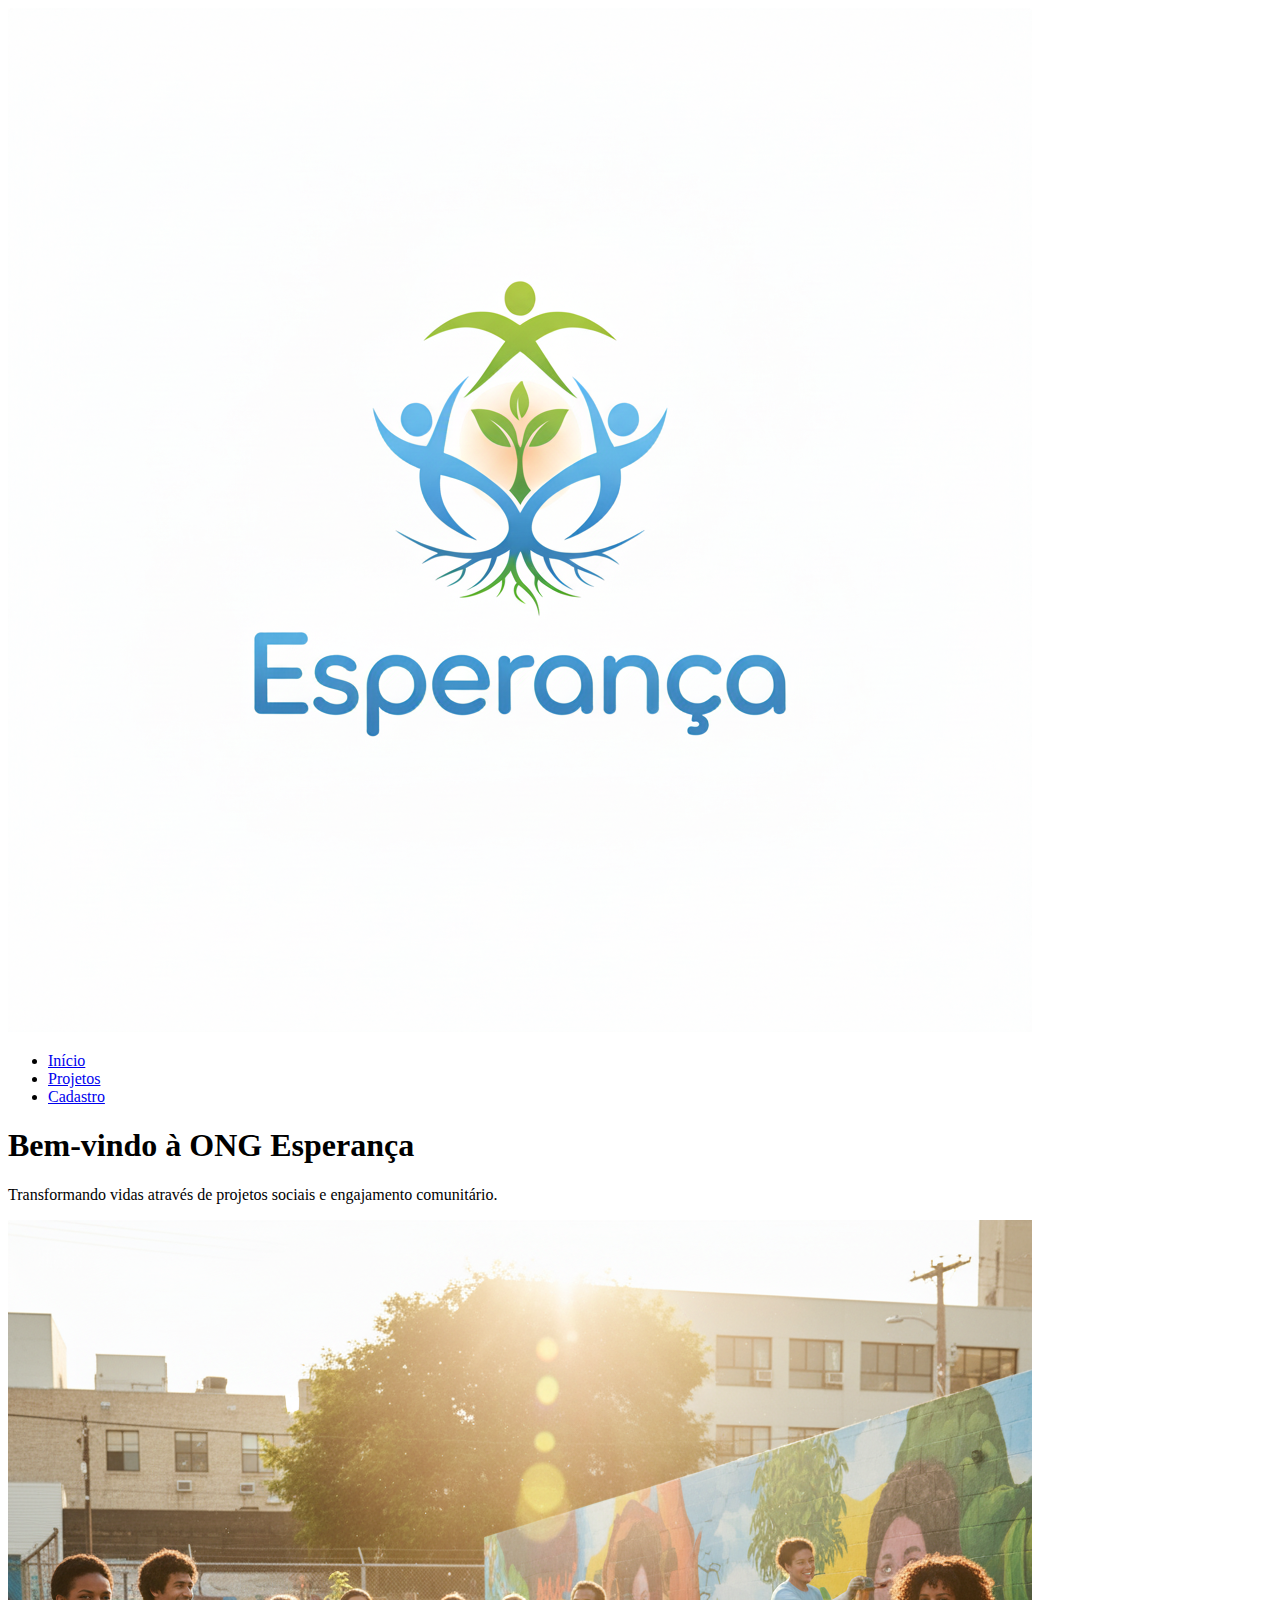
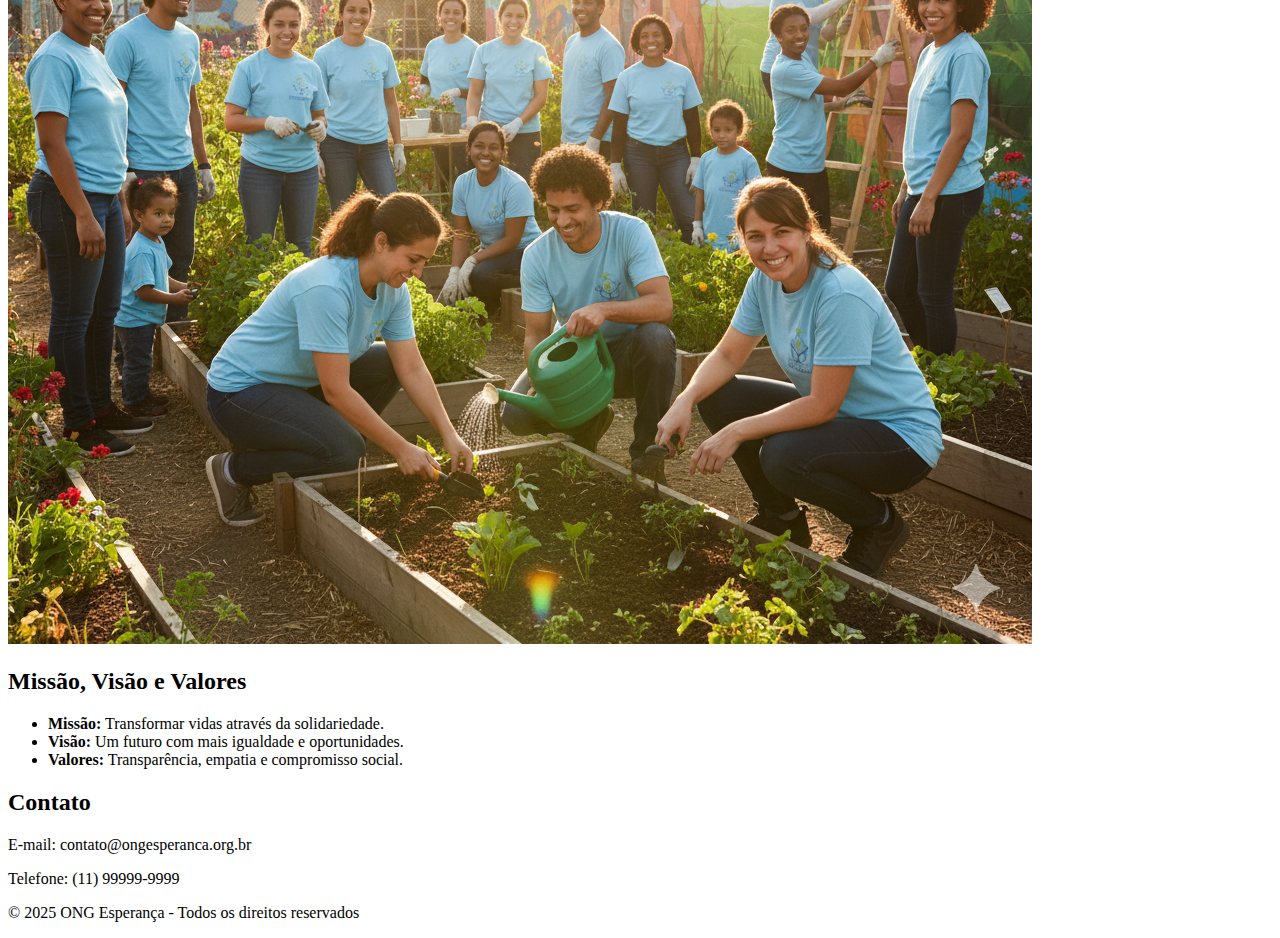
<file: Atividade 1/index.html>
<!DOCTYPE html>
<html lang="pt-BR">
<head>
  <meta charset="UTF-8">
  <meta name="viewport" content="width=device-width, initial-scale=1.0">
  <title>ONG Esperança</title>
</head>
<body>
  <header>
    <img src="img/logo.png" alt="Logo da ONG Esperança">
    <nav>
      <ul>
        <li><a href="index.html">Início</a></li>
        <li><a href="projetos.html">Projetos</a></li>
        <li><a href="cadastro.html">Cadastro</a></li>
      </ul>
    </nav>
  </header>

  <main>
    <section>
      <h1>Bem-vindo à ONG Esperança</h1>
      <p>Transformando vidas através de projetos sociais e engajamento comunitário.</p>
      <img src="img/voluntarios.png" alt="Voluntários em ação">
    </section>

    <section>
      <h2>Missão, Visão e Valores</h2>
      <ul>
        <li><strong>Missão:</strong> Transformar vidas através da solidariedade.</li>
        <li><strong>Visão:</strong> Um futuro com mais igualdade e oportunidades.</li>
        <li><strong>Valores:</strong> Transparência, empatia e compromisso social.</li>
      </ul>
    </section>

    <section>
      <h2>Contato</h2>
      <p>E-mail: contato@ongesperanca.org.br</p>
      <p>Telefone: (11) 99999-9999</p>
    </section>
  </main>

  <footer>
    <p>&copy; 2025 ONG Esperança - Todos os direitos reservados</p>
  </footer>
</body>
</html>
</file>
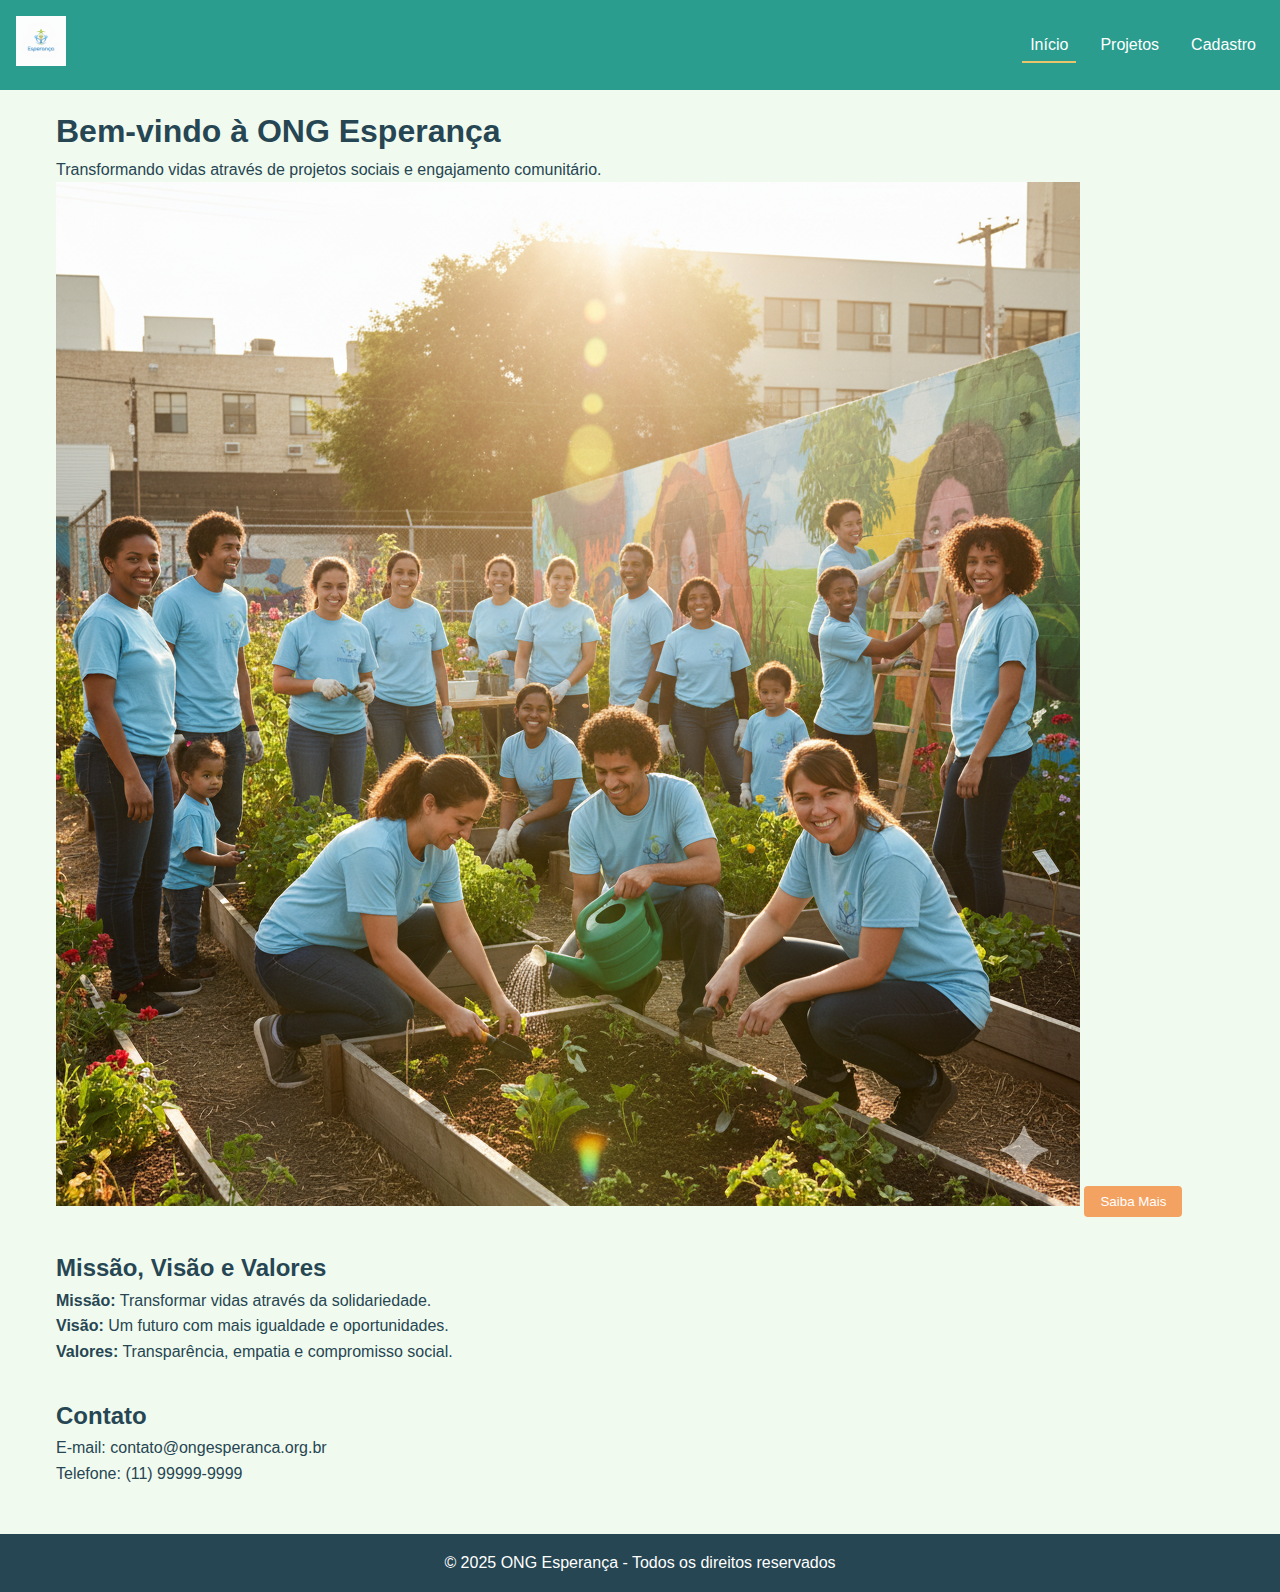
<file: Atividade 2/index.html>
<!DOCTYPE html>
<html lang="pt-BR">
<head>
  <meta charset="UTF-8">
  <meta name="viewport" content="width=device-width, initial-scale=1.0">
  <title>ONG Esperança</title>
  <link rel="stylesheet" href="css/base.css">
  <link rel="stylesheet" href="css/layout.css">
  <link rel="stylesheet" href="css/components.css">
  <link rel="stylesheet" href="css/forms.css">
</head>
<body>

<header>
  <div class="logo-container">
    <img src="img/logo.png" alt="Logo da ONG Esperança" class="logo">
  </div>

  <input type="checkbox" id="menu-toggle" />
  <label for="menu-toggle" class="hamburger">
    <span></span>
    <span></span>
    <span></span>
  </label>

  <nav>
    <ul class="menu">
      <li><a href="index.html" class="active">Início</a></li>
      <li><a href="projetos.html">Projetos</a></li>
      <li><a href="cadastro.html">Cadastro</a></li>
    </ul>
  </nav>
</header>

<main class="container">
  <section class="grid-12">
    <h1>Bem-vindo à ONG Esperança</h1>
    <p>Transformando vidas através de projetos sociais e engajamento comunitário.</p>
    <img src="img/voluntarios.png" alt="Voluntários em ação">
    <button>Saiba Mais</button>
  </section>

  <section class="grid-12">
    <h2>Missão, Visão e Valores</h2>
    <ul>
      <li><strong>Missão:</strong> Transformar vidas através da solidariedade.</li>
      <li><strong>Visão:</strong> Um futuro com mais igualdade e oportunidades.</li>
      <li><strong>Valores:</strong> Transparência, empatia e compromisso social.</li>
    </ul>
  </section>

  <section class="grid-12">
    <h2>Contato</h2>
    <p>E-mail: contato@ongesperanca.org.br</p>
    <p>Telefone: (11) 99999-9999</p>
  </section>
</main>

<footer>
  <p>&copy; 2025 ONG Esperança - Todos os direitos reservados</p>
</footer>

</body>
</html>
</file>
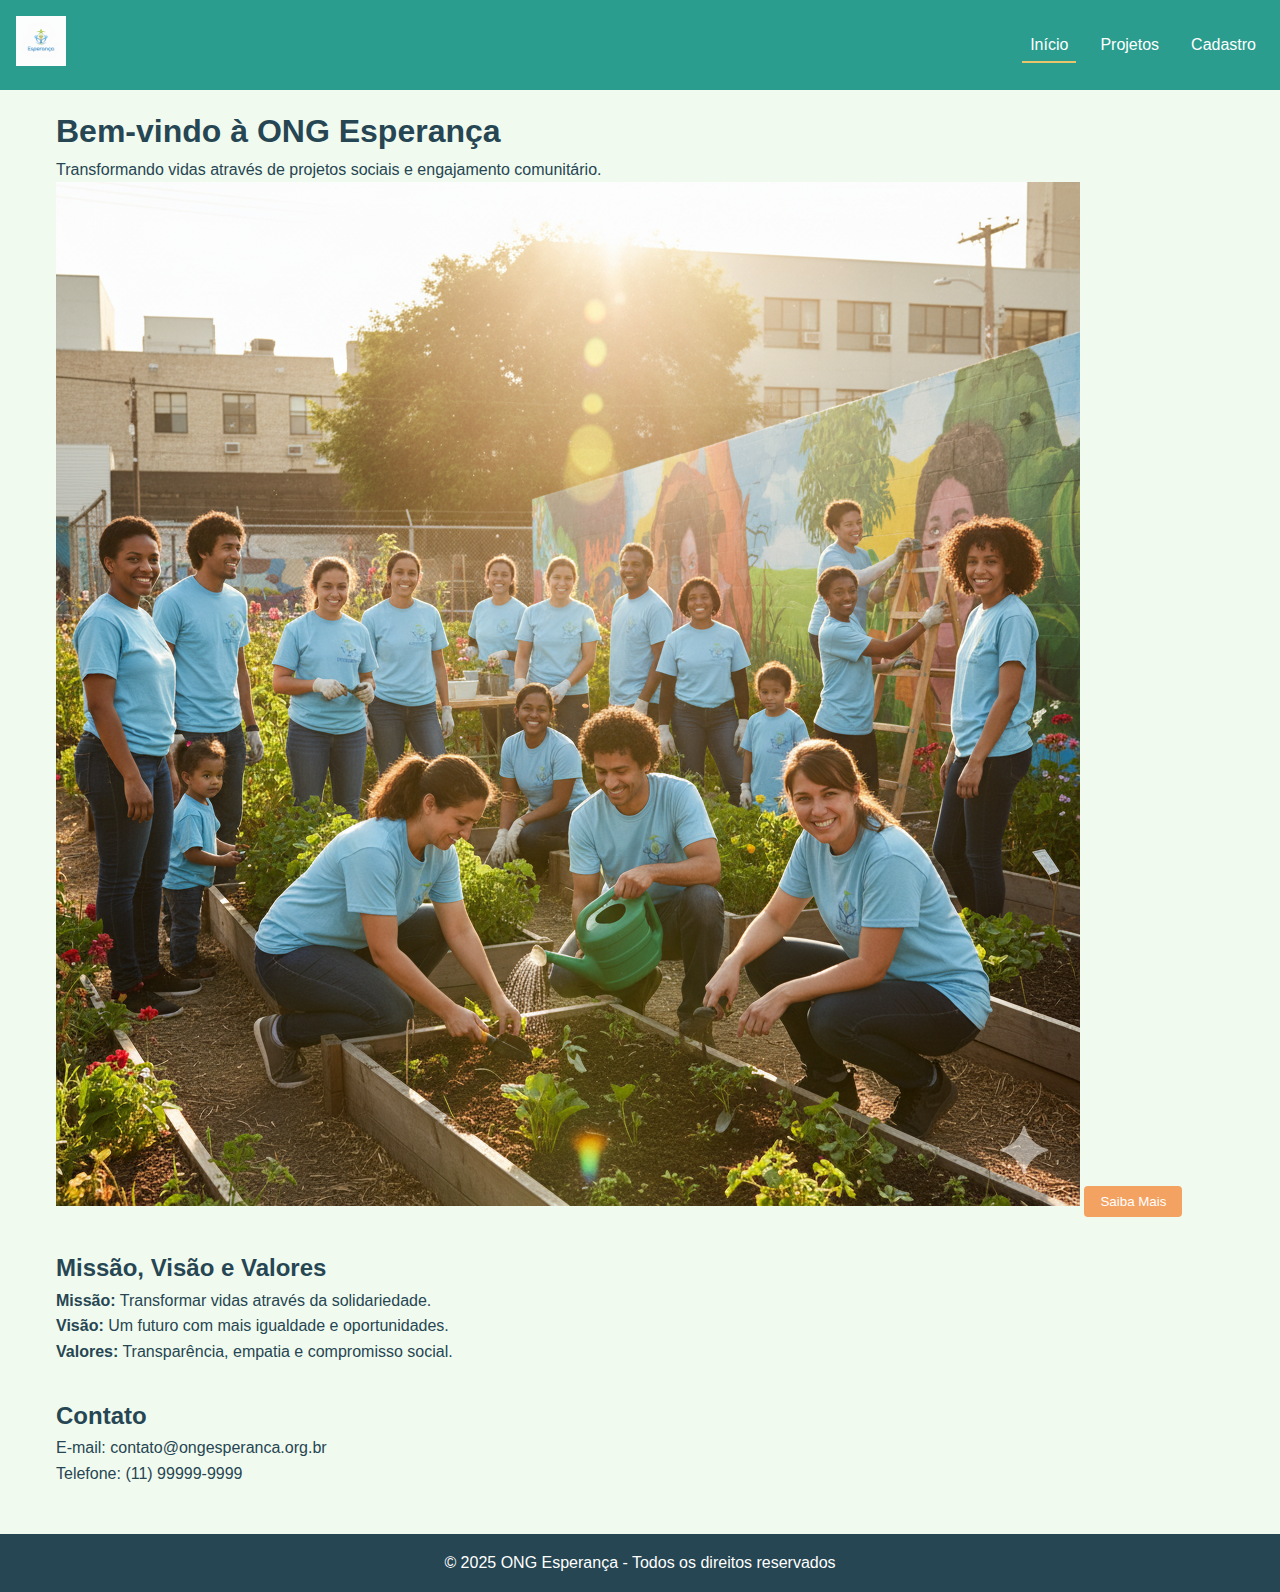
<file: Atividade 3/index.html>
<!DOCTYPE html>
<html lang="pt-BR">
<head>
  <meta charset="UTF-8">
  <meta name="viewport" content="width=device-width, initial-scale=1.0">
  <title>ONG Esperança</title>
  <link rel="stylesheet" href="css/base.css">
  <link rel="stylesheet" href="css/layout.css">
  <link rel="stylesheet" href="css/components.css">
  <link rel="stylesheet" href="css/forms.css">
</head>
<body>

<header>
  <div class="logo-container">
    <img src="img/logo.png" alt="Logo da ONG Esperança" class="logo">
  </div>

  <input type="checkbox" id="menu-toggle" />
  <label for="menu-toggle" class="hamburger">
    <span></span>
    <span></span>
    <span></span>
  </label>

  <nav>
    <ul class="menu">
      <li><a href="index.html" class="active">Início</a></li>
      <li><a href="projetos.html">Projetos</a></li>
      <li><a href="cadastro.html">Cadastro</a></li>
    </ul>
  </nav>
</header>

<main class="container">
  <section class="grid-12">
    <h1>Bem-vindo à ONG Esperança</h1>
    <p>Transformando vidas através de projetos sociais e engajamento comunitário.</p>
    <img src="img/voluntarios.png" alt="Voluntários em ação">
    <button>Saiba Mais</button>
  </section>

  <section class="grid-12">
    <h2>Missão, Visão e Valores</h2>
    <ul>
      <li><strong>Missão:</strong> Transformar vidas através da solidariedade.</li>
      <li><strong>Visão:</strong> Um futuro com mais igualdade e oportunidades.</li>
      <li><strong>Valores:</strong> Transparência, empatia e compromisso social.</li>
    </ul>
  </section>

  <section class="grid-12">
    <h2>Contato</h2>
    <p>E-mail: contato@ongesperanca.org.br</p>
    <p>Telefone: (11) 99999-9999</p>
  </section>
</main>

<footer>
  <p>&copy; 2025 ONG Esperança - Todos os direitos reservados</p>
</footer>

<script type="module" src="js/app.js"></script>
</body>
</html>
</file>
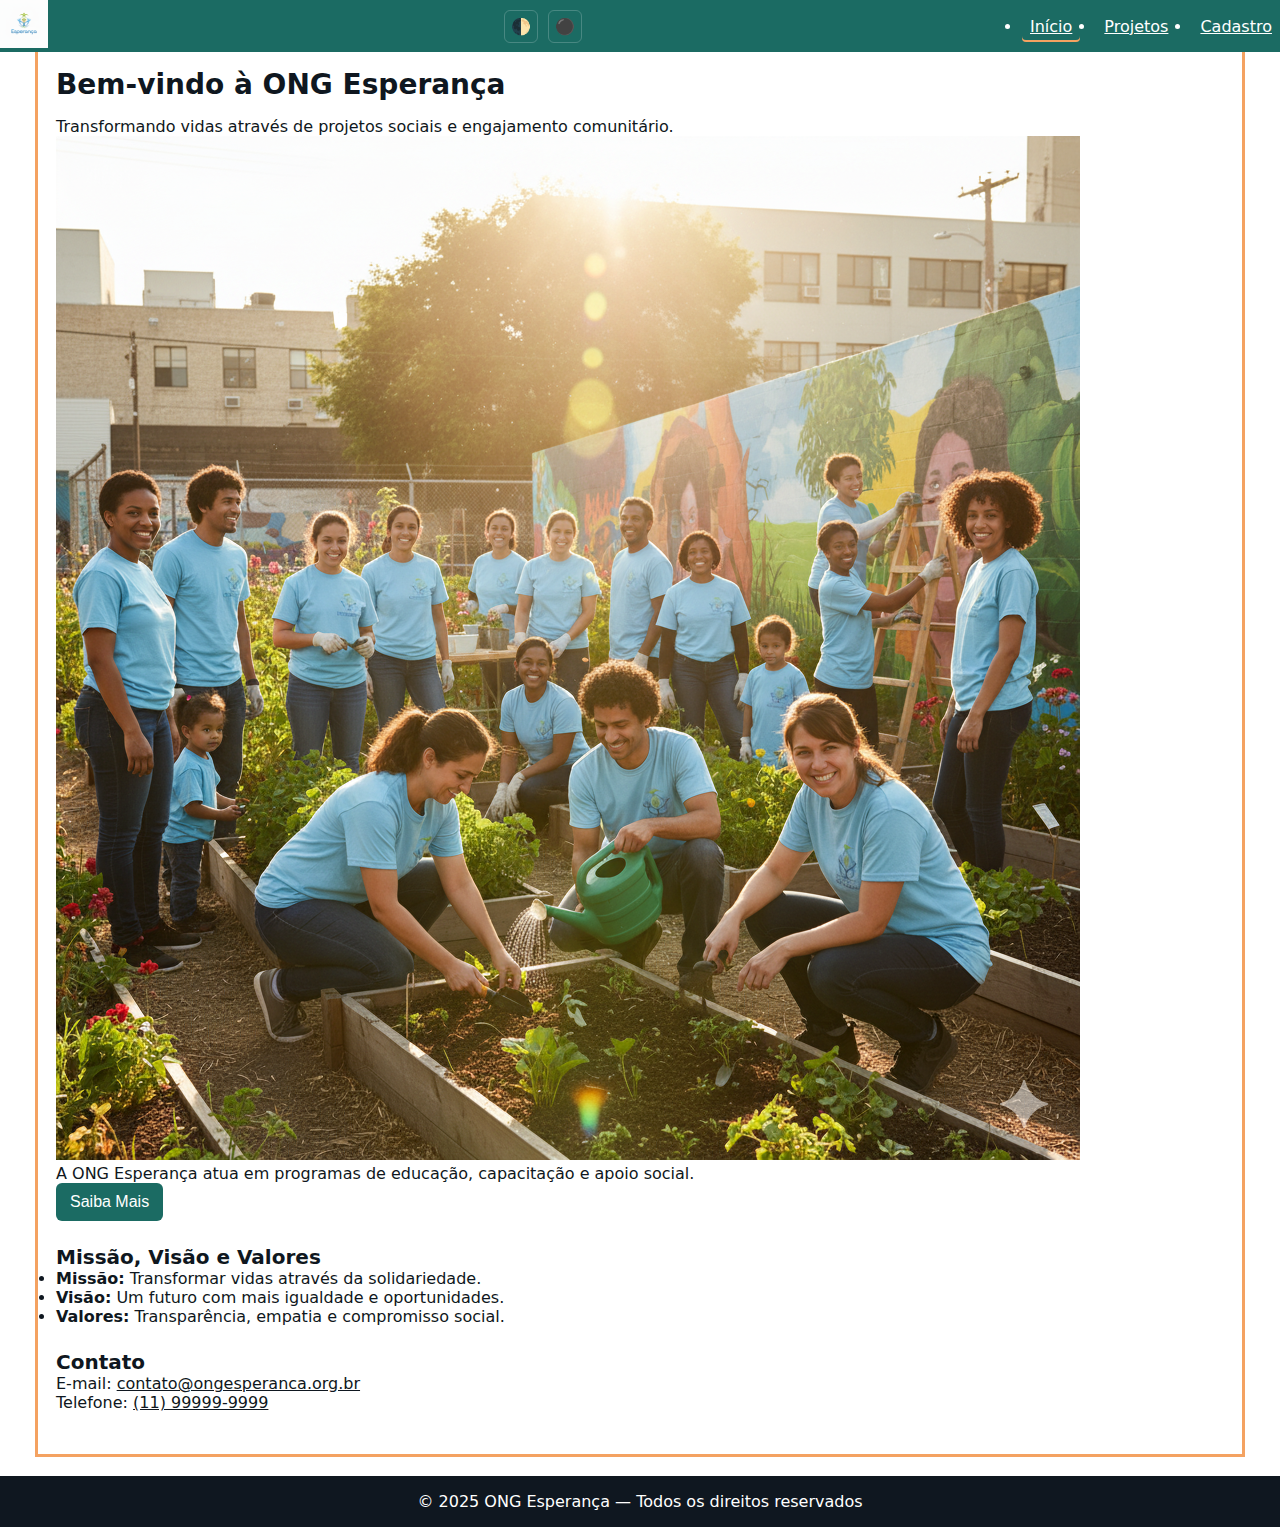
<file: Atividade 4/index.html>
<!DOCTYPE html>
<html lang="pt-BR">
<head>
  <meta charset="utf-8" />
  <meta name="viewport" content="width=device-width,initial-scale=1" />
  <title>ONG Esperança</title>

  <!-- CSS -->
  <link rel="stylesheet" href="css/base.css">
  <link rel="stylesheet" href="css/layout.css">
  <link rel="stylesheet" href="css/components.css">
  <link rel="stylesheet" href="css/forms.css">
</head>
<body>
  <a class="skip-link" href="#main-content">Pular para o conteúdo</a>

  <header>
    <div class="logo-container">
      <img src="img/logo.png" alt="Logo da ONG Esperança" class="logo">
    </div>

    <!-- Accessibility toggles -->
    <div class="access-controls" aria-hidden="false">
      <button id="toggle-dark" class="access-btn" aria-pressed="false" title="Ativar modo escuro">🌓</button>
      <button id="toggle-hc" class="access-btn" aria-pressed="false" title="Ativar alto contraste">⚫</button>
    </div>

    <!-- Menu (CSS-only hamburger) -->
    <input type="checkbox" id="menu-toggle" aria-hidden="true">
    <label for="menu-toggle" class="hamburger" role="button" aria-label="Abrir menu" tabindex="0">
      <span></span><span></span><span></span>
    </label>

    <nav role="navigation" aria-label="Menu principal">
      <ul class="menu" role="menubar">
        <li role="none"><a role="menuitem" href="index.html" class="active">Início</a></li>
        <li role="none"><a role="menuitem" href="projetos.html">Projetos</a></li>
        <li role="none"><a role="menuitem" href="cadastro.html">Cadastro</a></li>
      </ul>
    </nav>
  </header>

  <main id="main-content" class="container" tabindex="-1" aria-live="polite">
    <section class="grid-12">
      <h1>Bem-vindo à ONG Esperança</h1>
      <p>Transformando vidas através de projetos sociais e engajamento comunitário.</p>
      <img src="img/voluntarios.png" alt="Voluntários em ação distribuindo cestas básicas">
      <p>
        A ONG Esperança atua em programas de educação, capacitação e apoio social.
      </p>
      <button class="primary">Saiba Mais</button>
    </section>

    <section class="grid-12">
      <h2>Missão, Visão e Valores</h2>
      <ul>
        <li><strong>Missão:</strong> Transformar vidas através da solidariedade.</li>
        <li><strong>Visão:</strong> Um futuro com mais igualdade e oportunidades.</li>
        <li><strong>Valores:</strong> Transparência, empatia e compromisso social.</li>
      </ul>
    </section>

    <section class="grid-12">
      <h2>Contato</h2>
      <p>E-mail: <a href="mailto:contato@ongesperanca.org.br">contato@ongesperanca.org.br</a></p>
      <p>Telefone: <a href="tel:+5511999999999">(11) 99999-9999</a></p>
    </section>
  </main>

  <footer>
    <p>&copy; 2025 ONG Esperança — Todos os direitos reservados</p>
  </footer>

  <script type="module" src="js/app.js"></script>
</body>
</html>
</file>
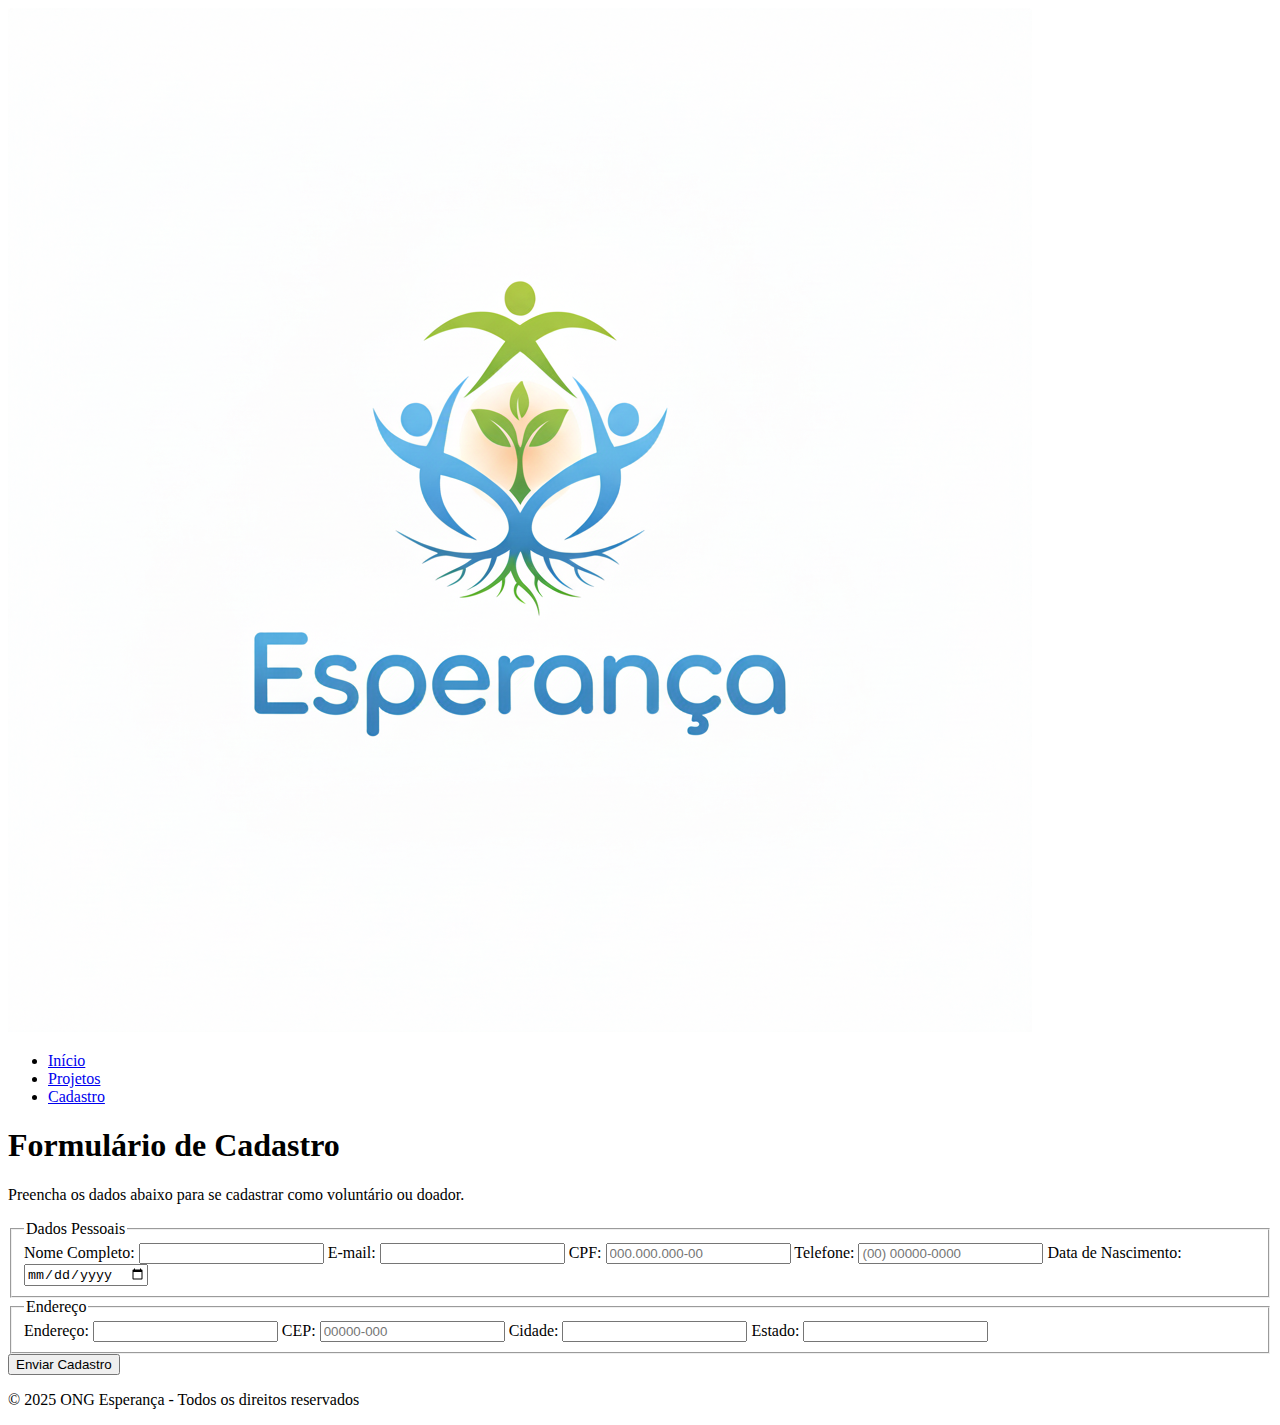
<file: Atividade 1/cadastro.html>
<!DOCTYPE html>
<html lang="pt-BR">
<head>
  <meta charset="UTF-8">
  <meta name="viewport" content="width=device-width, initial-scale=1.0">
  <title>Cadastro - ONG Esperança</title>
</head>
<body>
  <header>
    <img src="img/logo.png" alt="Logo da ONG Esperança">
    <nav>
      <ul>
        <li><a href="index.html">Início</a></li>
        <li><a href="projetos.html">Projetos</a></li>
        <li><a href="cadastro.html">Cadastro</a></li>
      </ul>
    </nav>
  </header>

  <main>
    <section>
      <h1>Formulário de Cadastro</h1>
      <p>Preencha os dados abaixo para se cadastrar como voluntário ou doador.</p>

      <form>
        <fieldset>
          <legend>Dados Pessoais</legend>

          <label for="nome">Nome Completo:</label>
          <input type="text" id="nome" name="nome" required>

          <label for="email">E-mail:</label>
          <input type="email" id="email" name="email" required>

          <label for="cpf">CPF:</label>
          <input type="text" id="cpf" name="cpf" pattern="\d{3}\.\d{3}\.\d{3}-\d{2}" placeholder="000.000.000-00" required>

          <label for="telefone">Telefone:</label>
          <input type="tel" id="telefone" name="telefone" placeholder="(00) 00000-0000" required>

          <label for="nascimento">Data de Nascimento:</label>
          <input type="date" id="nascimento" name="nascimento" required>
        </fieldset>

        <fieldset>
          <legend>Endereço</legend>

          <label for="endereco">Endereço:</label>
          <input type="text" id="endereco" name="endereco" required>

          <label for="cep">CEP:</label>
          <input type="text" id="cep" name="cep" placeholder="00000-000" required>

          <label for="cidade">Cidade:</label>
          <input type="text" id="cidade" name="cidade" required>

          <label for="estado">Estado:</label>
          <input type="text" id="estado" name="estado" required>
        </fieldset>

        <button type="submit">Enviar Cadastro</button>
      </form>
    </section>
  </main>

  <footer>
    <p>&copy; 2025 ONG Esperança - Todos os direitos reservados</p>
  </footer>
</body>
</html>
</file>
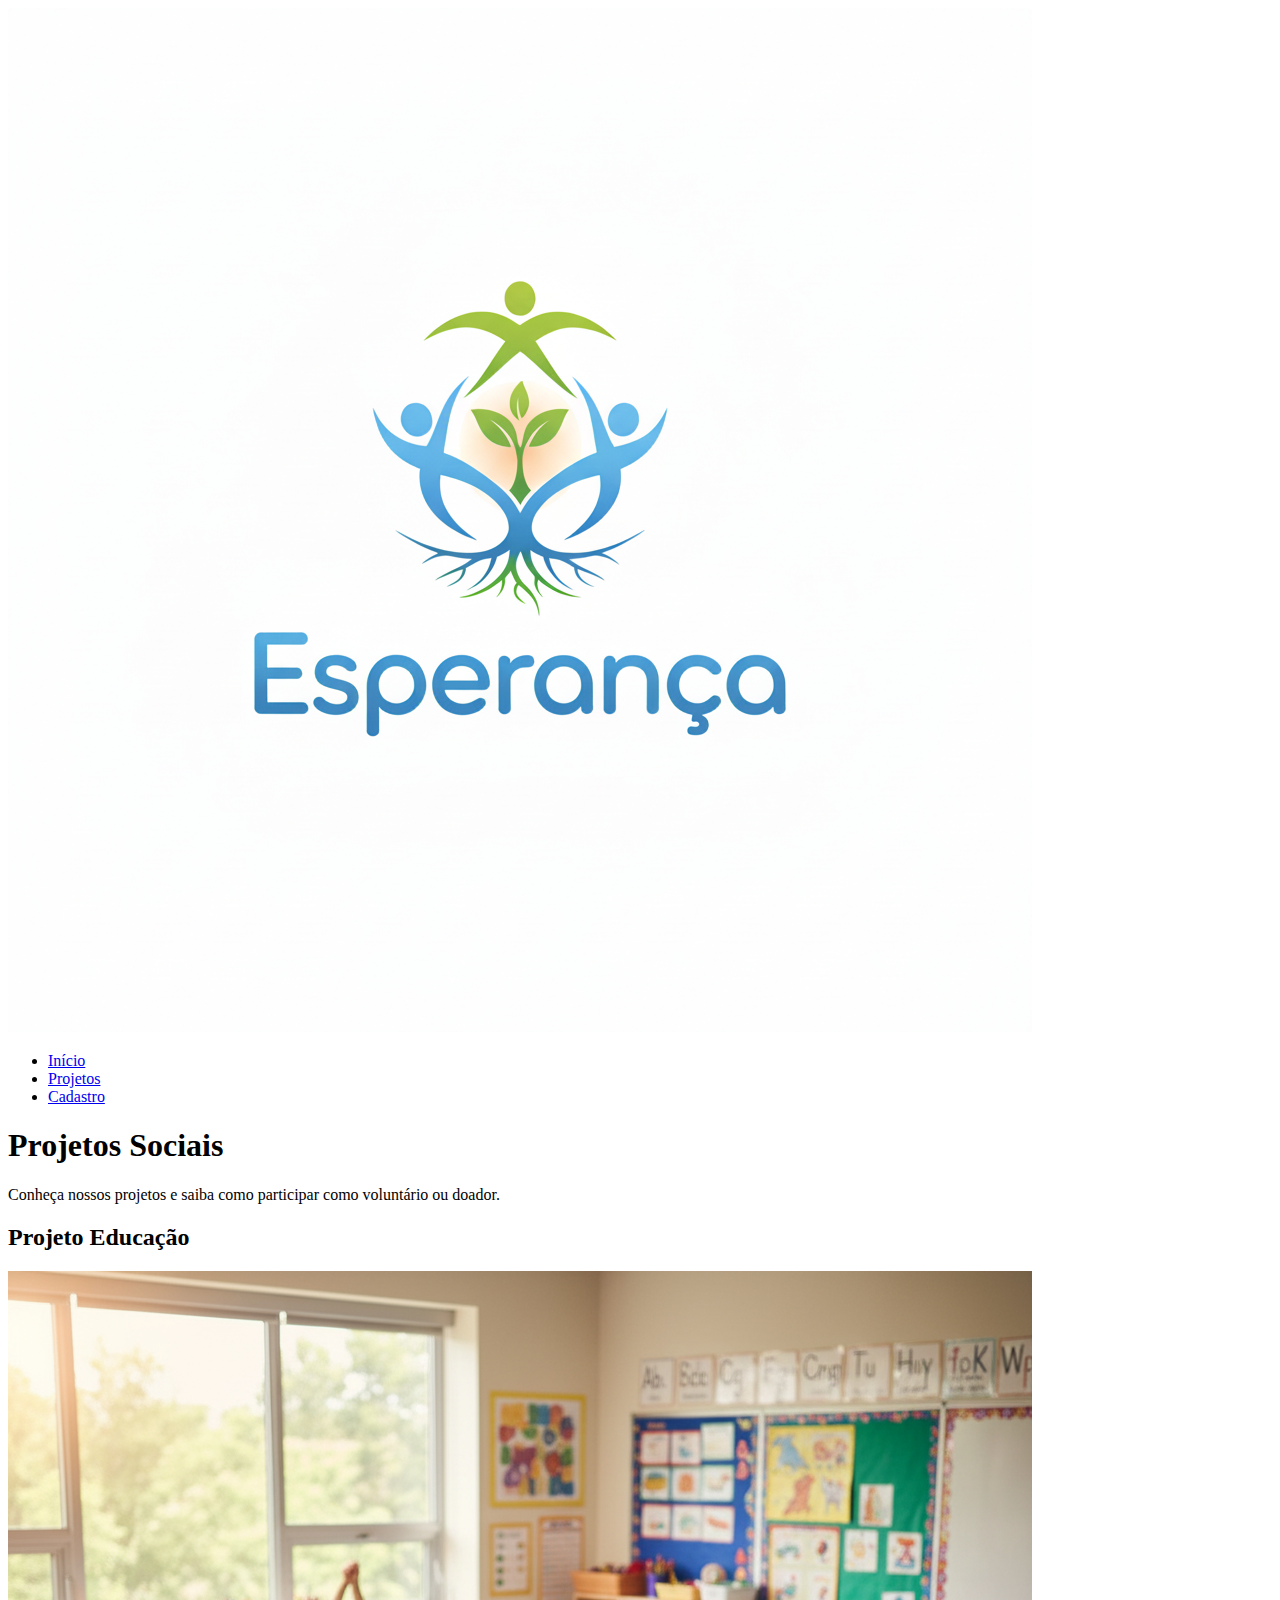
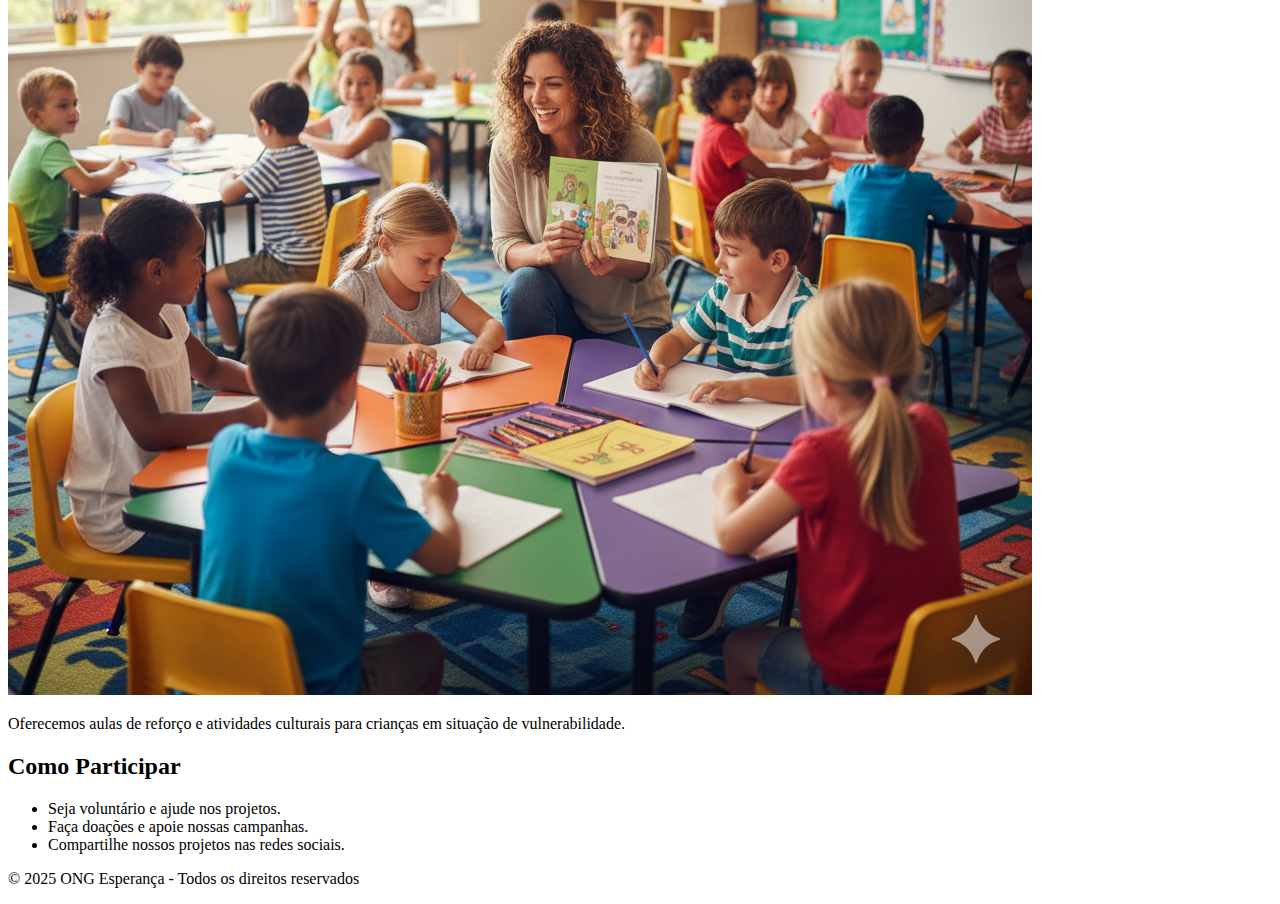
<file: Atividade 1/projetos.html>
<!DOCTYPE html>
<html lang="pt-BR">
<head>
  <meta charset="UTF-8">
  <meta name="viewport" content="width=device-width, initial-scale=1.0">
  <title>Projetos - ONG Esperança</title>
</head>
<body>
  <header>
    <img src="img/logo.png" alt="Logo da ONG Esperança">
    <nav>
      <ul>
        <li><a href="index.html">Início</a></li>
        <li><a href="projetos.html">Projetos</a></li>
        <li><a href="cadastro.html">Cadastro</a></li>
      </ul>
    </nav>
  </header>

  <main>
    <section>
      <h1>Projetos Sociais</h1>
      <p>Conheça nossos projetos e saiba como participar como voluntário ou doador.</p>
    </section>

    <section>
      <h2>Projeto Educação</h2>
      <img src="img/projeto1.png" alt="Crianças em aula">
      <p>Oferecemos aulas de reforço e atividades culturais para crianças em situação de vulnerabilidade.</p>
    </section>

    <section>
      <h2>Como Participar</h2>
      <ul>
        <li>Seja voluntário e ajude nos projetos.</li>
        <li>Faça doações e apoie nossas campanhas.</li>
        <li>Compartilhe nossos projetos nas redes sociais.</li>
      </ul>
    </section>
  </main>

  <footer>
    <p>&copy; 2025 ONG Esperança - Todos os direitos reservados</p>
  </footer>
</body>
</html>
</file>
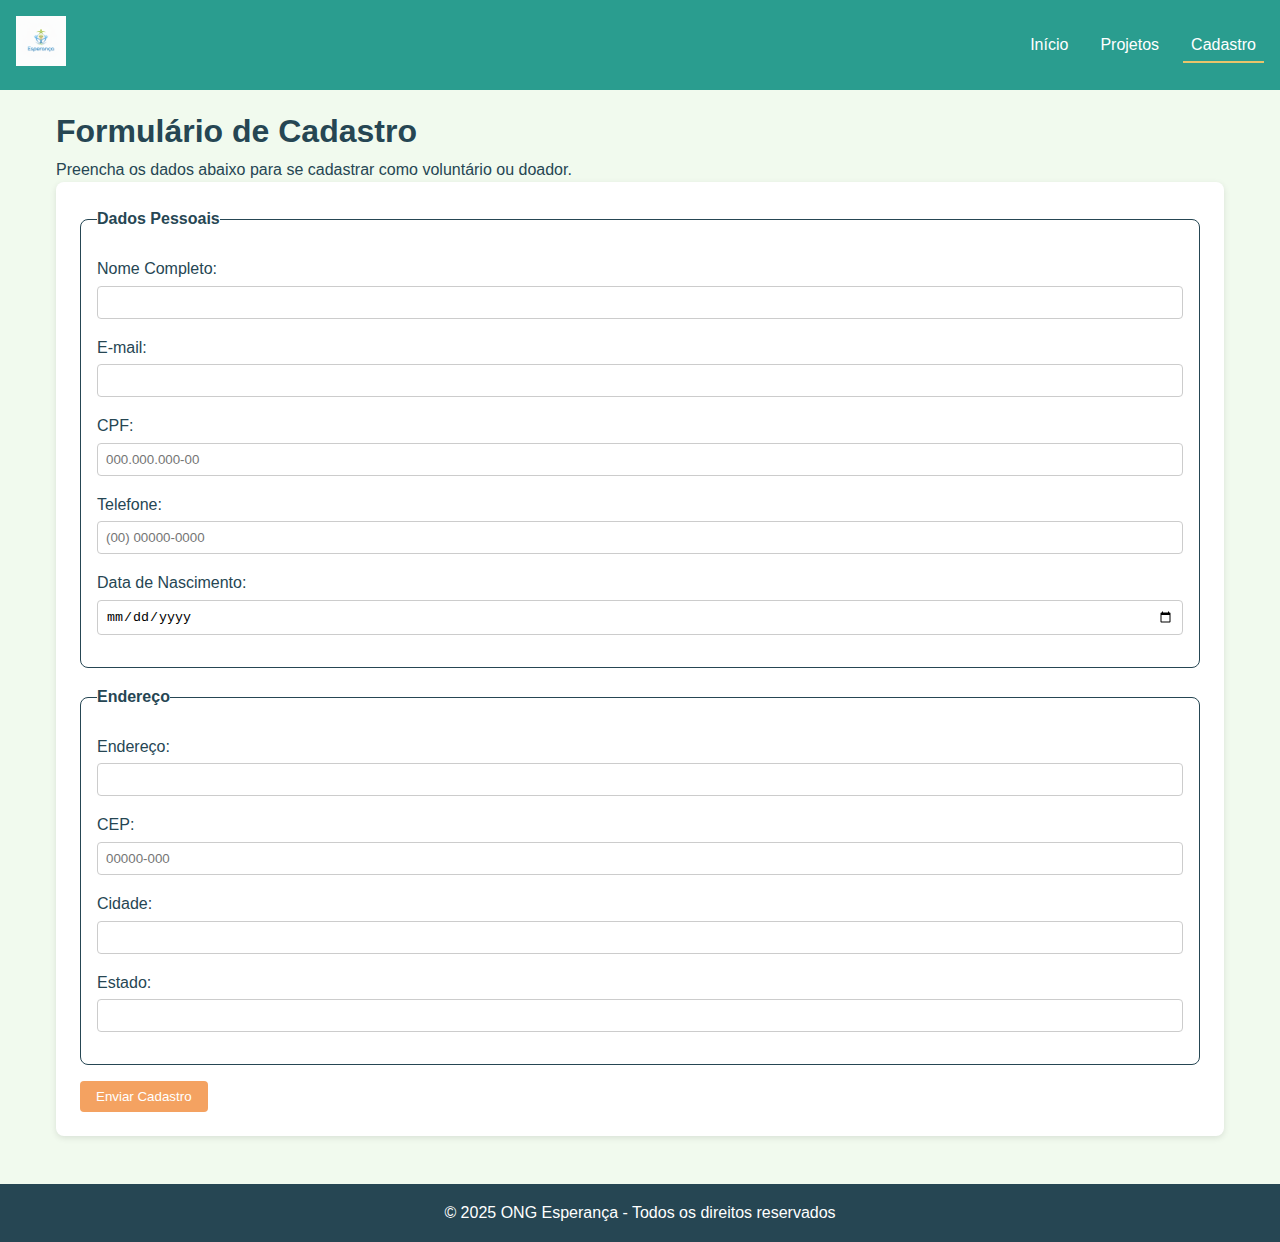
<file: Atividade 2/cadastro.html>
<!DOCTYPE html>
<html lang="pt-BR">
<head>
  <meta charset="UTF-8">
  <meta name="viewport" content="width=device-width, initial-scale=1.0">
  <title>Cadastro - ONG Esperança</title>
  <link rel="stylesheet" href="css/base.css">
  <link rel="stylesheet" href="css/layout.css">
  <link rel="stylesheet" href="css/components.css">
  <link rel="stylesheet" href="css/forms.css">
</head>
<body>

<header>
  <div class="logo-container">
    <img src="img/logo.png" alt="Logo da ONG Esperança" class="logo">
  </div>

  <input type="checkbox" id="menu-toggle" />
  <label for="menu-toggle" class="hamburger">
    <span></span>
    <span></span>
    <span></span>
  </label>

  <nav>
    <ul class="menu">
      <li><a href="index.html">Início</a></li>
      <li><a href="projetos.html">Projetos</a></li>
      <li><a href="cadastro.html" class="active">Cadastro</a></li>
    </ul>
  </nav>
</header>

<main class="container">
  <section class="grid-12">
    <h1>Formulário de Cadastro</h1>
    <p>Preencha os dados abaixo para se cadastrar como voluntário ou doador.</p>

    <form>
      <fieldset>
        <legend>Dados Pessoais</legend>

        <label for="nome">Nome Completo:</label>
        <input type="text" id="nome" name="nome" required>

        <label for="email">E-mail:</label>
        <input type="email" id="email" name="email" required>

        <label for="cpf">CPF:</label>
        <input type="text" id="cpf" name="cpf" pattern="\d{3}\.\d{3}\.\d{3}-\d{2}" placeholder="000.000.000-00" required>

        <label for="telefone">Telefone:</label>
        <input type="tel" id="telefone" name="telefone" placeholder="(00) 00000-0000" required>

        <label for="nascimento">Data de Nascimento:</label>
        <input type="date" id="nascimento" name="nascimento" required>
      </fieldset>

      <fieldset>
        <legend>Endereço</legend>

        <label for="endereco">Endereço:</label>
        <input type="text" id="endereco" name="endereco" required>

        <label for="cep">CEP:</label>
        <input type="text" id="cep" name="cep" placeholder="00000-000" required>

        <label for="cidade">Cidade:</label>
        <input type="text" id="cidade" name="cidade" required>

        <label for="estado">Estado:</label>
        <input type="text" id="estado" name="estado" required>
      </fieldset>

      <button type="submit">Enviar Cadastro</button>
    </form>
  </section>
</main>

<footer>
  <p>&copy; 2025 ONG Esperança - Todos os direitos reservados</p>
</footer>

</body>
</html>
</file>
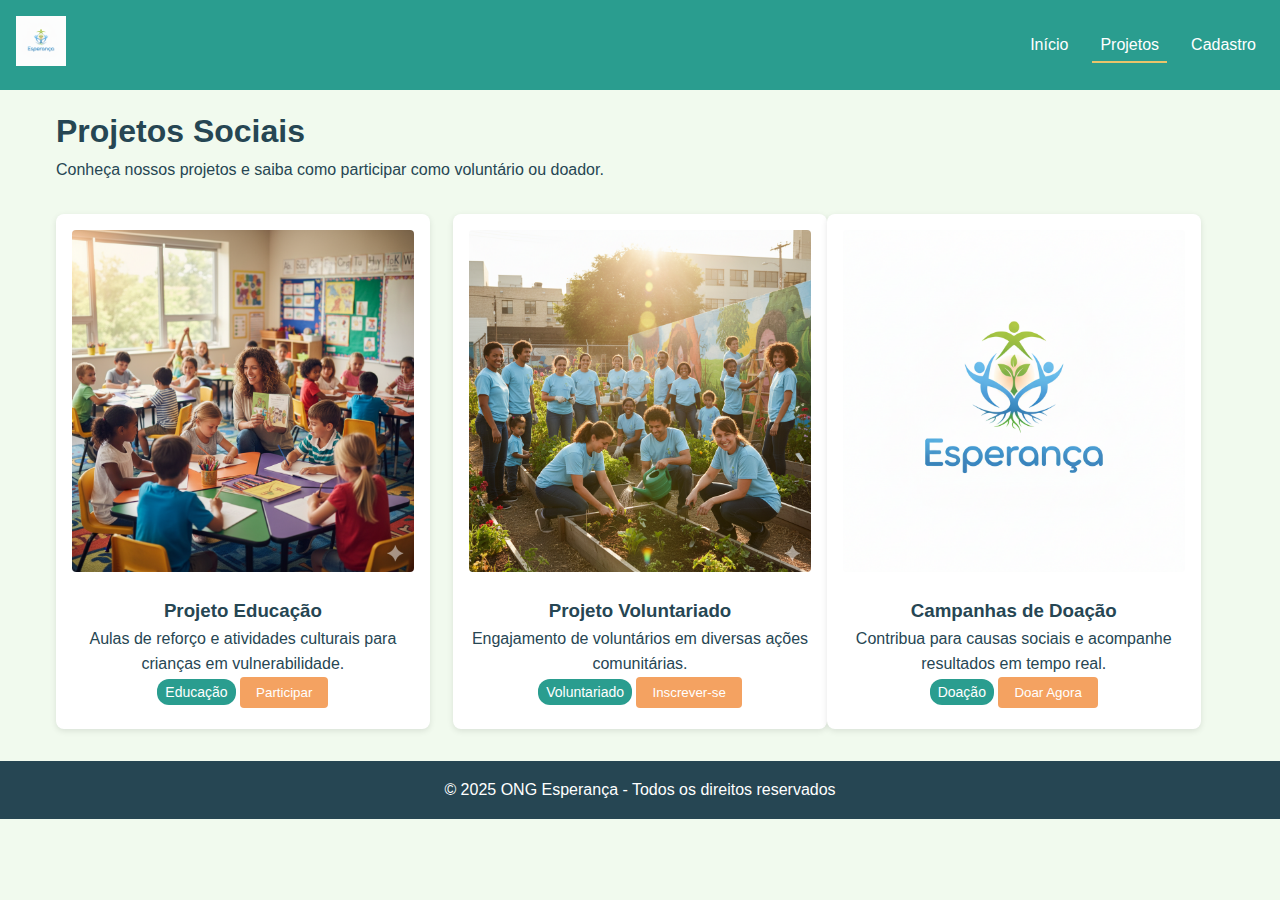
<file: Atividade 2/projetos.html>
<!DOCTYPE html>
<html lang="pt-BR">
<head>
  <meta charset="UTF-8">
  <meta name="viewport" content="width=device-width, initial-scale=1.0">
  <title>Projetos - ONG Esperança</title>
  <link rel="stylesheet" href="css/base.css">
  <link rel="stylesheet" href="css/layout.css">
  <link rel="stylesheet" href="css/components.css">
  <link rel="stylesheet" href="css/forms.css">
</head>
<body>

<header>
  <div class="logo-container">
    <img src="img/logo.png" alt="Logo da ONG Esperança" class="logo">
  </div>

  <input type="checkbox" id="menu-toggle" />
  <label for="menu-toggle" class="hamburger">
    <span></span>
    <span></span>
    <span></span>
  </label>

  <nav>
    <ul class="menu">
      <li><a href="index.html">Início</a></li>
      <li><a href="projetos.html" class="active">Projetos</a></li>
      <li><a href="cadastro.html">Cadastro</a></li>
    </ul>
  </nav>
</header>

<main class="container">
  <section class="grid-12">
    <h1>Projetos Sociais</h1>
    <p>Conheça nossos projetos e saiba como participar como voluntário ou doador.</p>
  </section>

  <section class="grid-4 card">
    <img src="img/projeto1.png" alt="Projeto Educação">
    <h3>Projeto Educação</h3>
    <p>Aulas de reforço e atividades culturais para crianças em vulnerabilidade.</p>
    <span class="badge">Educação</span>
    <button>Participar</button>
  </section>

  <section class="grid-4 card">
    <img src="img/voluntarios.png" alt="Projeto Voluntariado">
    <h3>Projeto Voluntariado</h3>
    <p>Engajamento de voluntários em diversas ações comunitárias.</p>
    <span class="badge">Voluntariado</span>
    <button>Inscrever-se</button>
  </section>

  <section class="grid-4 card">
    <img src="img/logo.png" alt="Doações">
    <h3>Campanhas de Doação</h3>
    <p>Contribua para causas sociais e acompanhe resultados em tempo real.</p>
    <span class="badge">Doação</span>
    <button>Doar Agora</button>
  </section>
</main>

<footer>
  <p>&copy; 2025 ONG Esperança - Todos os direitos reservados</p>
</footer>

</body>
</html>
</file>
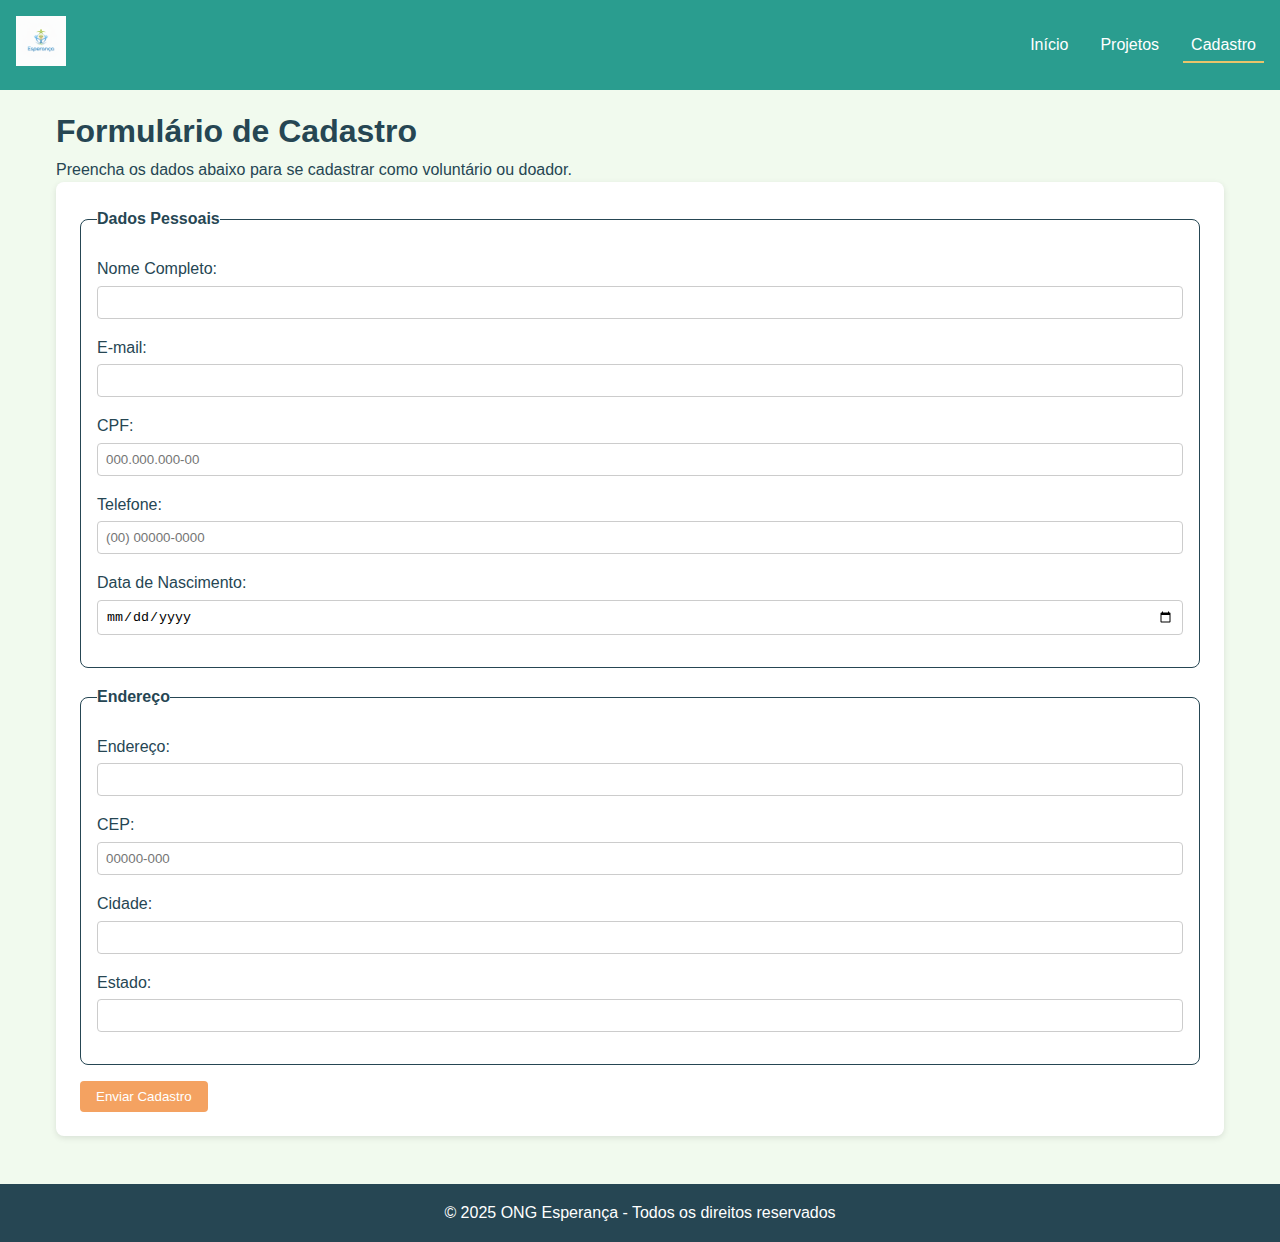
<file: Atividade 3/cadastro.html>
<!DOCTYPE html>
<html lang="pt-BR">
<head>
  <meta charset="UTF-8">
  <meta name="viewport" content="width=device-width, initial-scale=1.0">
  <title>Cadastro - ONG Esperança</title>
  <link rel="stylesheet" href="css/base.css">
  <link rel="stylesheet" href="css/layout.css">
  <link rel="stylesheet" href="css/components.css">
  <link rel="stylesheet" href="css/forms.css">
</head>
<body>

<header>
  <div class="logo-container">
    <img src="img/logo.png" alt="Logo da ONG Esperança" class="logo">
  </div>

  <input type="checkbox" id="menu-toggle" />
  <label for="menu-toggle" class="hamburger">
    <span></span>
    <span></span>
    <span></span>
  </label>

  <nav>
    <ul class="menu">
      <li><a href="index.html">Início</a></li>
      <li><a href="projetos.html">Projetos</a></li>
      <li><a href="cadastro.html" class="active">Cadastro</a></li>
    </ul>
  </nav>
</header>

<main class="container">
  <section class="grid-12">
    <h1>Formulário de Cadastro</h1>
    <p>Preencha os dados abaixo para se cadastrar como voluntário ou doador.</p>

    <form>
      <fieldset>
        <legend>Dados Pessoais</legend>

        <label for="nome">Nome Completo:</label>
        <input type="text" id="nome" name="nome" required>

        <label for="email">E-mail:</label>
        <input type="email" id="email" name="email" required>

        <label for="cpf">CPF:</label>
        <input type="text" id="cpf" name="cpf" pattern="\d{3}\.\d{3}\.\d{3}-\d{2}" placeholder="000.000.000-00" required>

        <label for="telefone">Telefone:</label>
        <input type="tel" id="telefone" name="telefone" placeholder="(00) 00000-0000" required>

        <label for="nascimento">Data de Nascimento:</label>
        <input type="date" id="nascimento" name="nascimento" required>
      </fieldset>

      <fieldset>
        <legend>Endereço</legend>

        <label for="endereco">Endereço:</label>
        <input type="text" id="endereco" name="endereco" required>

        <label for="cep">CEP:</label>
        <input type="text" id="cep" name="cep" placeholder="00000-000" required>

        <label for="cidade">Cidade:</label>
        <input type="text" id="cidade" name="cidade" required>

        <label for="estado">Estado:</label>
        <input type="text" id="estado" name="estado" required>
      </fieldset>

      <button type="submit">Enviar Cadastro</button>
    </form>
  </section>
</main>

<footer>
  <p>&copy; 2025 ONG Esperança - Todos os direitos reservados</p>
</footer>

<script type="module" src="js/app.js"></script>
</body>
</html>
</file>
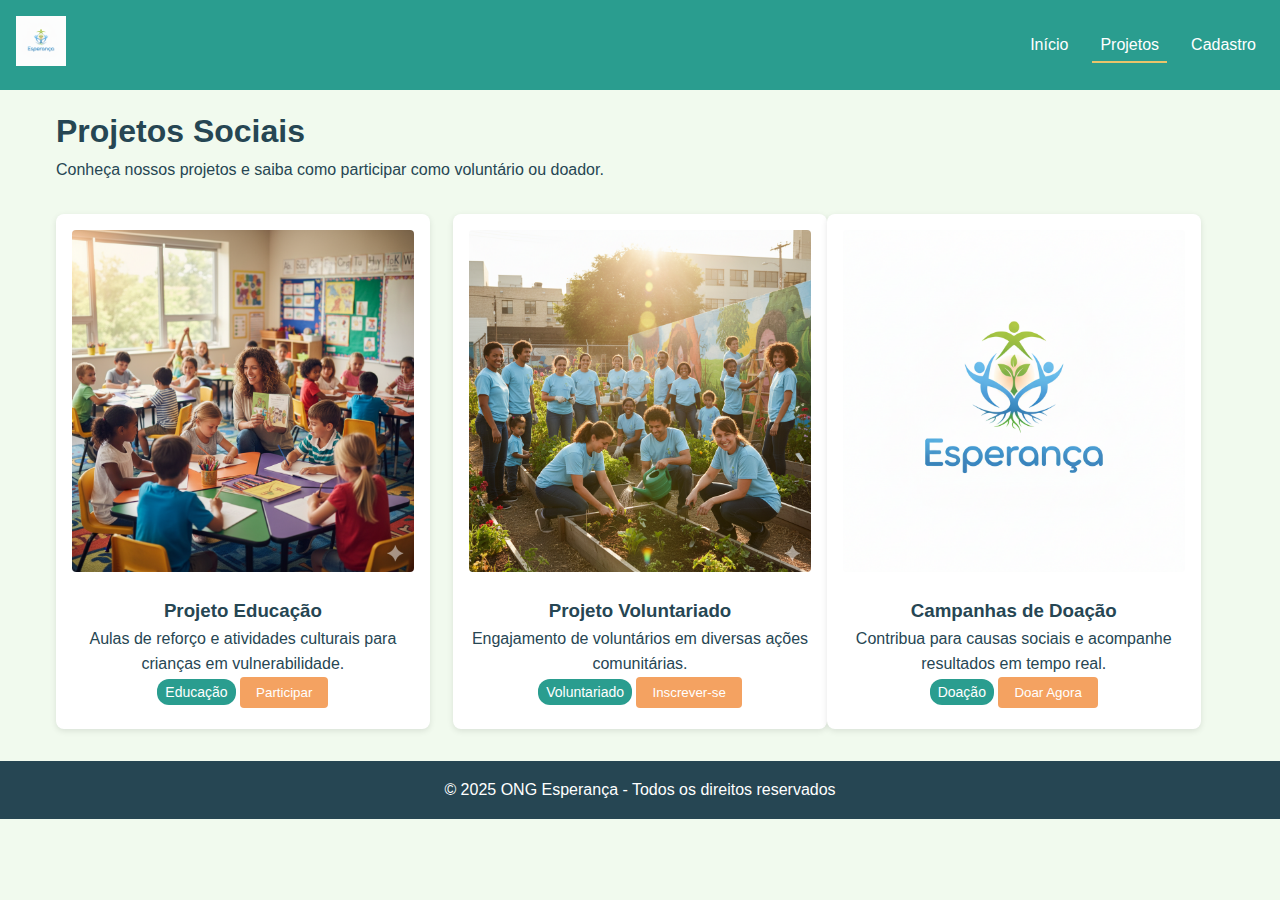
<file: Atividade 3/projetos.html>
<!DOCTYPE html>
<html lang="pt-BR">
<head>
  <meta charset="UTF-8">
  <meta name="viewport" content="width=device-width, initial-scale=1.0">
  <title>Projetos - ONG Esperança</title>
  <link rel="stylesheet" href="css/base.css">
  <link rel="stylesheet" href="css/layout.css">
  <link rel="stylesheet" href="css/components.css">
  <link rel="stylesheet" href="css/forms.css">
</head>
<body>

<header>
  <div class="logo-container">
    <img src="img/logo.png" alt="Logo da ONG Esperança" class="logo">
  </div>

  <input type="checkbox" id="menu-toggle" />
  <label for="menu-toggle" class="hamburger">
    <span></span>
    <span></span>
    <span></span>
  </label>

  <nav>
    <ul class="menu">
      <li><a href="index.html">Início</a></li>
      <li><a href="projetos.html" class="active">Projetos</a></li>
      <li><a href="cadastro.html">Cadastro</a></li>
    </ul>
  </nav>
</header>

<main class="container">
  <section class="grid-12">
    <h1>Projetos Sociais</h1>
    <p>Conheça nossos projetos e saiba como participar como voluntário ou doador.</p>
  </section>

  <section class="grid-4 card">
    <img src="img/projeto1.png" alt="Projeto Educação">
    <h3>Projeto Educação</h3>
    <p>Aulas de reforço e atividades culturais para crianças em vulnerabilidade.</p>
    <span class="badge">Educação</span>
    <button>Participar</button>
  </section>

  <section class="grid-4 card">
    <img src="img/voluntarios.png" alt="Projeto Voluntariado">
    <h3>Projeto Voluntariado</h3>
    <p>Engajamento de voluntários em diversas ações comunitárias.</p>
    <span class="badge">Voluntariado</span>
    <button>Inscrever-se</button>
  </section>

  <section class="grid-4 card">
    <img src="img/logo.png" alt="Doações">
    <h3>Campanhas de Doação</h3>
    <p>Contribua para causas sociais e acompanhe resultados em tempo real.</p>
    <span class="badge">Doação</span>
    <button>Doar Agora</button>
  </section>
</main>

<footer>
  <p>&copy; 2025 ONG Esperança - Todos os direitos reservados</p>
</footer>

<script type="module" src="js/app.js"></script>
</body>
</html>
</file>
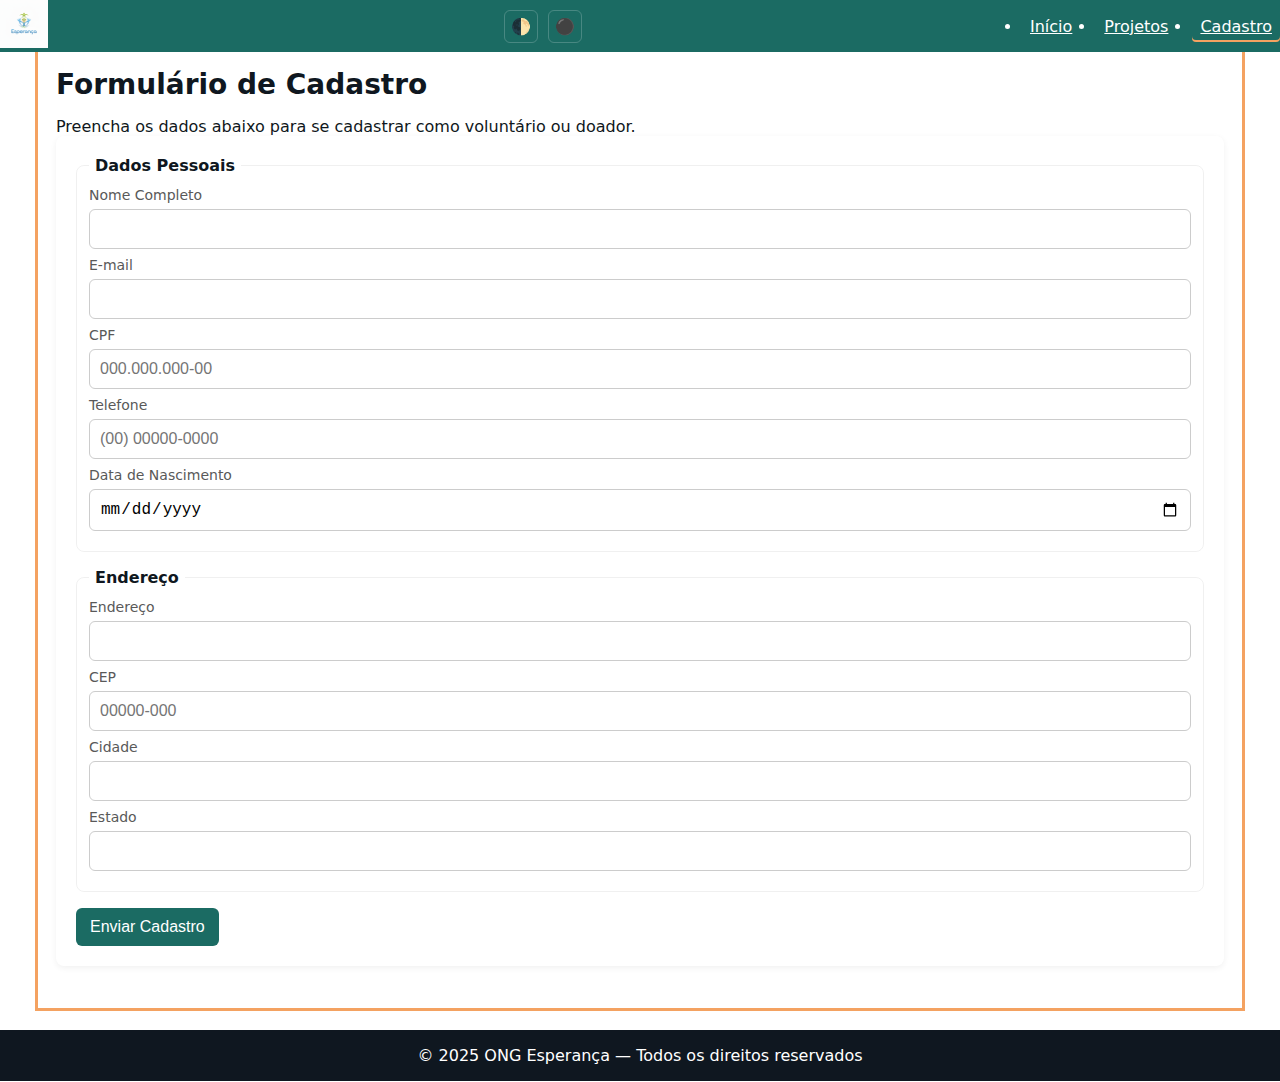
<file: Atividade 4/cadastro.html>
<!DOCTYPE html>
<html lang="pt-BR">
<head>
  <meta charset="utf-8" />
  <meta name="viewport" content="width=device-width,initial-scale=1" />
  <title>Cadastro — ONG Esperança</title>

  <link rel="stylesheet" href="css/base.css">
  <link rel="stylesheet" href="css/layout.css">
  <link rel="stylesheet" href="css/components.css">
  <link rel="stylesheet" href="css/forms.css">
</head>
<body>
  <a class="skip-link" href="#main-content">Pular para o conteúdo</a>

  <header>
    <div class="logo-container">
      <img src="img/logo.png" alt="Logo da ONG Esperança" class="logo">
    </div>

    <div class="access-controls" aria-hidden="false">
      <button id="toggle-dark" class="access-btn" aria-pressed="false" title="Ativar modo escuro">🌓</button>
      <button id="toggle-hc" class="access-btn" aria-pressed="false" title="Ativar alto contraste">⚫</button>
    </div>

    <input type="checkbox" id="menu-toggle" aria-hidden="true">
    <label for="menu-toggle" class="hamburger" role="button" aria-label="Abrir menu" tabindex="0">
      <span></span><span></span><span></span>
    </label>

    <nav role="navigation" aria-label="Menu principal">
      <ul class="menu" role="menubar">
        <li role="none"><a role="menuitem" href="index.html">Início</a></li>
        <li role="none"><a role="menuitem" href="projetos.html">Projetos</a></li>
        <li role="none"><a role="menuitem" href="cadastro.html" class="active">Cadastro</a></li>
      </ul>
    </nav>
  </header>

  <main id="main-content" class="container" tabindex="-1" aria-live="polite">
    <section class="grid-12">
      <h1>Formulário de Cadastro</h1>
      <p>Preencha os dados abaixo para se cadastrar como voluntário ou doador.</p>

      <form novalidate>
        <fieldset>
          <legend>Dados Pessoais</legend>

          <label for="nome">Nome Completo</label>
          <input type="text" id="nome" name="nome" required aria-describedby="nomeHelp">
          <span id="nomeHelp" class="sr-only" aria-live="polite"></span>

          <label for="email">E-mail</label>
          <input type="email" id="email" name="email" required aria-describedby="emailHelp">
          <span id="emailHelp" class="sr-only" aria-live="polite"></span>

          <label for="cpf">CPF</label>
          <input type="text" id="cpf" name="cpf" placeholder="000.000.000-00" required aria-describedby="cpfHelp" pattern="\d{3}\.\d{3}\.\d{3}-\d{2}">
          <span id="cpfHelp" class="sr-only" aria-live="polite"></span>

          <label for="telefone">Telefone</label>
          <input type="tel" id="telefone" name="telefone" placeholder="(00) 00000-0000" required aria-describedby="telHelp">
          <span id="telHelp" class="sr-only" aria-live="polite"></span>

          <label for="nascimento">Data de Nascimento</label>
          <input type="date" id="nascimento" name="nascimento" required aria-describedby="nascHelp">
          <span id="nascHelp" class="sr-only" aria-live="polite"></span>
        </fieldset>

        <fieldset>
          <legend>Endereço</legend>

          <label for="endereco">Endereço</label>
          <input type="text" id="endereco" name="endereco" required aria-describedby="endHelp">
          <span id="endHelp" class="sr-only" aria-live="polite"></span>

          <label for="cep">CEP</label>
          <input type="text" id="cep" name="cep" placeholder="00000-000" required aria-describedby="cepHelp">
          <span id="cepHelp" class="sr-only" aria-live="polite"></span>

          <label for="cidade">Cidade</label>
          <input type="text" id="cidade" name="cidade" required aria-describedby="cidadeHelp">
          <span id="cidadeHelp" class="sr-only" aria-live="polite"></span>

          <label for="estado">Estado</label>
          <input type="text" id="estado" name="estado" required aria-describedby="estadoHelp">
          <span id="estadoHelp" class="sr-only" aria-live="polite"></span>
        </fieldset>

        <button type="submit" class="primary">Enviar Cadastro</button>
      </form>
    </section>
  </main>

  <footer>
    <p>&copy; 2025 ONG Esperança — Todos os direitos reservados</p>
  </footer>

  <script type="module" src="js/app.js"></script>
</body>
</html>
</file>
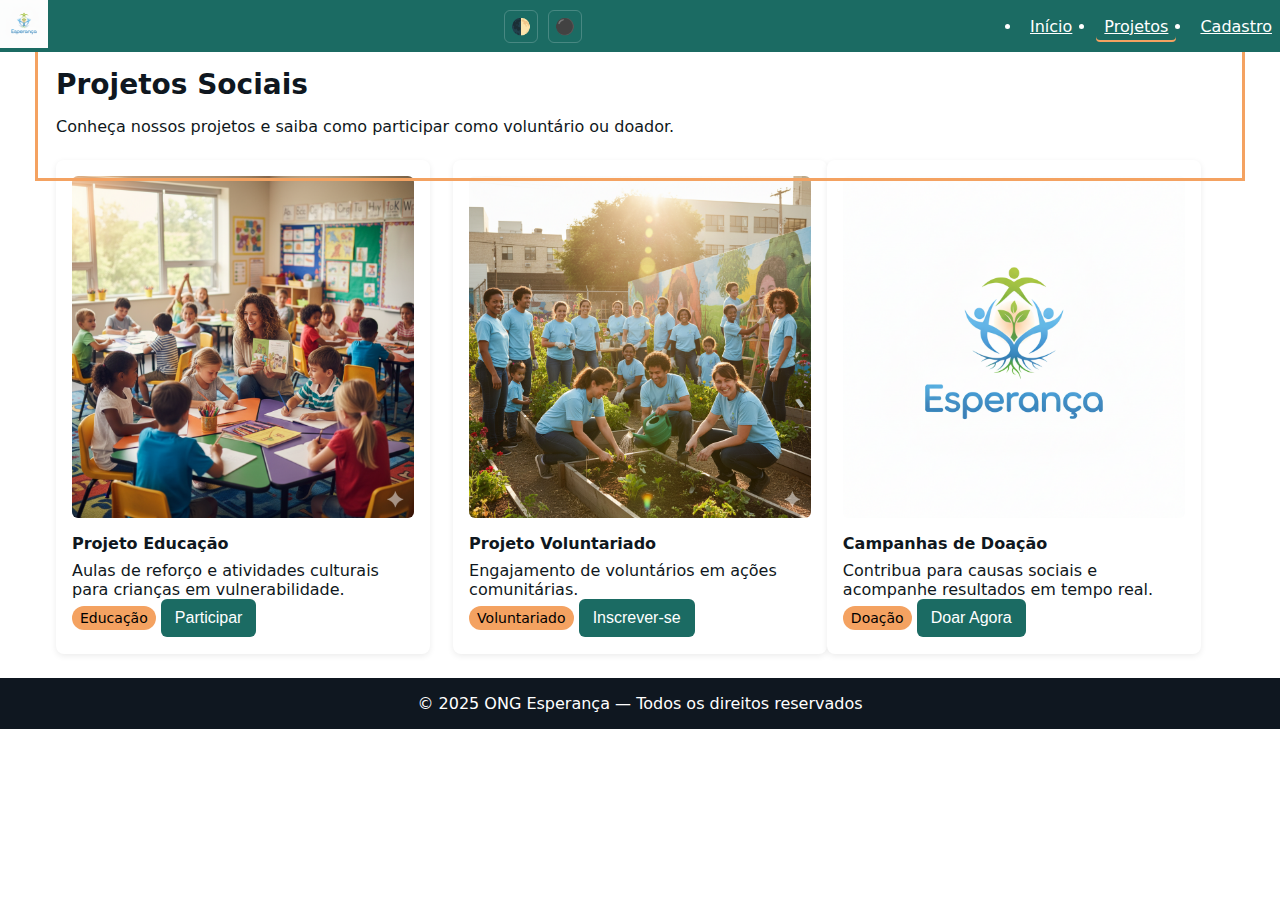
<file: Atividade 4/projetos.html>
<!DOCTYPE html>
<html lang="pt-BR">
<head>
  <meta charset="utf-8" />
  <meta name="viewport" content="width=device-width,initial-scale=1" />
  <title>Projetos — ONG Esperança</title>

  <link rel="stylesheet" href="css/base.css">
  <link rel="stylesheet" href="css/layout.css">
  <link rel="stylesheet" href="css/components.css">
  <link rel="stylesheet" href="css/forms.css">
</head>
<body>
  <a class="skip-link" href="#main-content">Pular para o conteúdo</a>

  <header>
    <div class="logo-container">
      <img src="img/logo.png" alt="Logo da ONG Esperança" class="logo">
    </div>

    <div class="access-controls" aria-hidden="false">
      <button id="toggle-dark" class="access-btn" aria-pressed="false" title="Ativar modo escuro">🌓</button>
      <button id="toggle-hc" class="access-btn" aria-pressed="false" title="Ativar alto contraste">⚫</button>
    </div>

    <input type="checkbox" id="menu-toggle" aria-hidden="true">
    <label for="menu-toggle" class="hamburger" role="button" aria-label="Abrir menu" tabindex="0">
      <span></span><span></span><span></span>
    </label>

    <nav role="navigation" aria-label="Menu principal">
      <ul class="menu" role="menubar">
        <li role="none"><a role="menuitem" href="index.html">Início</a></li>
        <li role="none"><a role="menuitem" href="projetos.html" class="active">Projetos</a></li>
        <li role="none"><a role="menuitem" href="cadastro.html">Cadastro</a></li>
      </ul>
    </nav>
  </header>

  <main id="main-content" class="container" tabindex="-1" aria-live="polite">
    <section class="grid-12">
      <h1>Projetos Sociais</h1>
      <p>Conheça nossos projetos e saiba como participar como voluntário ou doador.</p>
    </section>

    <section class="grid-4 card" aria-labelledby="proj1">
      <img src="img/projeto1.png" alt="Crianças em sala de aula">
      <h3 id="proj1">Projeto Educação</h3>
      <p>Aulas de reforço e atividades culturais para crianças em vulnerabilidade.</p>
      <span class="badge">Educação</span>
      <button class="primary">Participar</button>
    </section>

    <section class="grid-4 card" aria-labelledby="proj2">
      <img src="img/voluntarios.png" alt="Voluntários organizando doações">
      <h3 id="proj2">Projeto Voluntariado</h3>
      <p>Engajamento de voluntários em ações comunitárias.</p>
      <span class="badge">Voluntariado</span>
      <button class="primary">Inscrever-se</button>
    </section>

    <section class="grid-4 card" aria-labelledby="proj3">
      <img src="img/logo.png" alt="">
      <h3 id="proj3">Campanhas de Doação</h3>
      <p>Contribua para causas sociais e acompanhe resultados em tempo real.</p>
      <span class="badge">Doação</span>
      <button class="primary">Doar Agora</button>
    </section>
  </main>

  <footer>
    <p>&copy; 2025 ONG Esperança — Todos os direitos reservados</p>
  </footer>

  <script type="module" src="js/app.js"></script>
</body>
</html>
</file>
<file: Atividade 2/css/base.css>
/* Variáveis de cores */
:root {
  --color-primary: #2a9d8f;
  --color-secondary: #e9c46a;
  --color-accent: #f4a261;
  --color-neutral-dark: #264653;
  --color-neutral-light: #f1faee;
  --color-success: #4caf50;
  --color-warning: #ff9800;
  --color-error: #f44336;

  /* Tipografia */
  --font-xs: 12px;
  --font-sm: 14px;
  --font-md: 16px;
  --font-lg: 20px;
  --font-xl: 28px;

  /* Espaçamento */
  --space-8: 8px;
  --space-16: 16px;
  --space-24: 24px;
  --space-32: 32px;
  --space-48: 48px;
  --space-64: 64px;
}

/* Reset básico */
* {
  box-sizing: border-box;
  margin: 0;
  padding: 0;
}

body {
  font-family: Arial, Helvetica, sans-serif;
  font-size: var(--font-md);
  line-height: 1.6;
  color: var(--color-neutral-dark);
  background-color: var(--color-neutral-light);
}

a {
  text-decoration: none;
}

ul {
  list-style: none;
}
</file>
<file: Atividade 2/css/layout.css>
/* Header */
header {
  display: flex;
  justify-content: space-between;
  align-items: center;
  padding: var(--space-16);
  background-color: var(--color-primary);
  color: #fff;
  position: relative;
}

.logo {
  height: 50px;
}

/* Menu */
.menu {
  display: flex;
  gap: var(--space-16);
}

.menu li a {
  color: #fff;
  padding: var(--space-8);
}

.menu li a.active {
  border-bottom: 2px solid var(--color-secondary);
}

/* Hamburger */
#menu-toggle {
  display: none;
}

.hamburger {
  display: none;
  flex-direction: column;
  cursor: pointer;
}

.hamburger span {
  height: 3px;
  width: 25px;
  background-color: #fff;
  margin-bottom: 4px;
  border-radius: 2px;
}

/* Responsividade */
@media (max-width: 768px) {
  .menu {
    display: none;
    flex-direction: column;
    position: absolute;
    top: 60px;
    right: 0;
    background-color: var(--color-primary);
    width: 200px;
    padding: var(--space-16);
  }

  #menu-toggle:checked + .hamburger + nav .menu {
    display: flex;
  }

  .hamburger { display: flex; }
}

/* Container e grid */
.container {
  max-width: 1200px;
  margin: 0 auto;
  padding: var(--space-16);
}

.grid-12 {
  width: 100%;
  margin-bottom: var(--space-32);
}

.grid-4 {
  width: 32%;
  margin-right: 2%;
  margin-bottom: var(--space-32);
  float: left;
}

.grid-4:nth-child(3n) {
  margin-right: 0;
}

/* Footer */
footer {
  text-align: center;
  padding: var(--space-16);
  background-color: var(--color-neutral-dark);
  color: #fff;
  clear: both;
}
</file>
<file: Atividade 2/css/components.css>
/* Botões */
button {
  background-color: var(--color-accent);
  color: #fff;
  padding: var(--space-8) var(--space-16);
  border: none;
  border-radius: 4px;
  cursor: pointer;
  transition: 0.3s;
}

button:hover {
  background-color: var(--color-secondary);
}

/* Cards */
.card {
  background-color: #fff;
  padding: var(--space-16);
  border-radius: 8px;
  box-shadow: 0 2px 6px rgba(0,0,0,0.1);
  text-align: center;
}

.card img {
  max-width: 100%;
  height: auto;
  border-radius: 4px;
  margin-bottom: var(--space-16);
}

/* Badges */
.badge {
  display: inline-block;
  padding: 2px 8px;
  background-color: var(--color-primary);
  color: #fff;
  border-radius: 12px;
  font-size: var(--font-sm);
  margin-bottom: var(--space-8);
}
</file>
<file: Atividade 2/css/forms.css>
form {
  background-color: #fff;
  padding: var(--space-24);
  border-radius: 8px;
  box-shadow: 0 2px 6px rgba(0,0,0,0.1);
}

fieldset {
  border: 1px solid var(--color-neutral-dark);
  padding: var(--space-16);
  margin-bottom: var(--space-16);
  border-radius: 8px;
}

legend {
  font-weight: bold;
  margin-bottom: var(--space-8);
}

label {
  display: block;
  margin-bottom: 4px;
}

input[type="text"],
input[type="email"],
input[type="tel"],
input[type="date"] {
  width: 100%;
  padding: var(--space-8);
  margin-bottom: var(--space-16);
  border: 1px solid #ccc;
  border-radius: 4px;
}

input:focus {
  outline: none;
  border-color: var(--color-primary);
  box-shadow: 0 0 5px rgba(42, 157, 143, 0.5);
}
</file>
<file: Atividade 3/css/base.css>
:root {
  --color-primary: #2a9d8f;
  --color-secondary: #e9c46a;
  --color-accent: #f4a261;
  --color-neutral-dark: #264653;
  --color-neutral-light: #f1faee;
  --color-success: #4caf50;
  --color-warning: #ff9800;
  --color-error: #f44336;

  --font-xs: 12px;
  --font-sm: 14px;
  --font-md: 16px;
  --font-lg: 20px;
  --font-xl: 28px;

  --space-8: 8px;
  --space-16: 16px;
  --space-24: 24px;
  --space-32: 32px;
  --space-48: 48px;
  --space-64: 64px;
}

* { box-sizing: border-box; margin: 0; padding: 0; }
body { font-family: Arial, Helvetica, sans-serif; font-size: var(--font-md); line-height: 1.6; color: var(--color-neutral-dark); background-color: var(--color-neutral-light); }
a { text-decoration: none; }
ul { list-style: none; }
</file>
<file: Atividade 3/css/layout.css>
header { display: flex; justify-content: space-between; align-items: center; padding: var(--space-16); background-color: var(--color-primary); color: #fff; position: relative; }
.logo { height: 50px; }
.menu { display: flex; gap: var(--space-16); }
.menu li a { color: #fff; padding: var(--space-8); }
.menu li a.active { border-bottom: 2px solid var(--color-secondary); }
#menu-toggle { display: none; }
.hamburger { display: none; flex-direction: column; cursor: pointer; }
.hamburger span { height: 3px; width: 25px; background-color: #fff; margin-bottom: 4px; border-radius: 2px; }
@media (max-width: 768px) {
  .menu { display: none; flex-direction: column; position: absolute; top: 60px; right: 0; background-color: var(--color-primary); width: 200px; padding: var(--space-16); }
  #menu-toggle:checked + .hamburger + nav .menu { display: flex; }
  .hamburger { display: flex; }
}
.container { max-width: 1200px; margin: 0 auto; padding: var(--space-16); }
.grid-12 { width: 100%; margin-bottom: var(--space-32); }
.grid-4 { width: 32%; margin-right: 2%; margin-bottom: var(--space-32); float: left; }
.grid-4:nth-child(3n) { margin-right: 0; }
footer { text-align: center; padding: var(--space-16); background-color: var(--color-neutral-dark); color: #fff; clear: both; }
</file>
<file: Atividade 3/css/components.css>
button { background-color: var(--color-accent); color: #fff; padding: var(--space-8) var(--space-16); border: none; border-radius: 4px; cursor: pointer; transition: 0.3s; }
button:hover { background-color: var(--color-secondary); }
.card { background-color: #fff; padding: var(--space-16); border-radius: 8px; box-shadow: 0 2px 6px rgba(0,0,0,0.1); text-align: center; }
.card img { max-width: 100%; height: auto; border-radius: 4px; margin-bottom: var(--space-16); }
.badge { display: inline-block; padding: 2px 8px; background-color: var(--color-primary); color: #fff; border-radius: 12px; font-size: var(--font-sm); margin-bottom: var(--space-8); }
</file>
<file: Atividade 3/css/forms.css>
form { background-color: #fff; padding: var(--space-24); border-radius: 8px; box-shadow: 0 2px 6px rgba(0,0,0,0.1); }
fieldset { border: 1px solid var(--color-neutral-dark); padding: var(--space-16); margin-bottom: var(--space-16); border-radius: 8px; }
legend { font-weight: bold; margin-bottom: var(--space-8); }
label { display: block; margin-bottom: 4px; }
input[type="text"], input[type="email"], input[type="tel"], input[type="date"] { width: 100%; padding: var(--space-8); margin-bottom: var(--space-16); border: 1px solid #ccc; border-radius: 4px; }
input:focus { outline: none; border-color: var(--color-primary); box-shadow: 0 0 5px rgba(42, 157, 143, 0.5); }
.error-message { color: var(--color-error); font-size: var(--font-sm); margin-top: -12px; margin-bottom: 8px; display: block; }
</file>
<file: Atividade 4/css/base.css>
:root{
  --color-primary: #1b6b63;    /* escuro */
  --color-secondary: #f4a261;  /* destaque */
  --color-accent: #e76f51;
  --color-bg: #ffffff;
  --color-text: #0f1720;
  --color-muted: #595959;
  --color-success: #2e8b57;
  --color-error: #b00020;

  --font-xs: 12px;
  --font-sm: 14px;
  --font-md: 16px;
  --font-lg: 20px;
  --font-xl: 28px;

  --space-8: 8px;
  --space-16: 16px;
  --space-24: 24px;
  --space-32: 32px;
  --space-48: 48px;
  --space-64: 64px;
}

/* reset / base */
* { box-sizing: border-box; margin: 0; padding: 0; }
html,body { height: 100%; }
body {
  font-family: system-ui, -apple-system, "Segoe UI", Roboto, "Helvetica Neue", Arial;
  font-size: var(--font-md);
  color: var(--color-text);
  background: var(--color-bg);
  -webkit-font-smoothing:antialiased;
  -moz-osx-font-smoothing:grayscale;
}

/* Skip link */
.skip-link {
  position: absolute;
  left: -999px;
  top: auto;
  width: 1px;
  height: 1px;
  overflow: hidden;
}
.skip-link:focus {
  left: 10px;
  top: 10px;
  width: auto;
  height: auto;
  padding: 8px 12px;
  background: var(--color-primary);
  color: #fff;
  z-index: 9999;
  border-radius: 4px;
  text-decoration: none;
}

/* sr-only */
.sr-only {
  position: absolute !important;
  width: 1px; height: 1px;
  padding: 0; margin: -1px;
  overflow: hidden; clip: rect(0, 0, 0, 0);
  white-space: nowrap; border: 0;
}

/* focus visible */
:focus {
  outline: 3px solid var(--color-secondary);
  outline-offset: 2px;
}

/* headings */
h1{ font-size:var(--font-xl); margin-bottom:var(--space-16); }
h2{ font-size:var(--font-lg); margin-bottom:var(--space-12); }
h3{ font-size:var(--font-md); margin-bottom:var(--space-8); }

a { color: inherit; }

/* small utilities */
.container { max-width:1200px; margin:0 auto; padding:var(--space-16); }
.primary { background:var(--color-primary); color:#fff; padding:10px 14px; border-radius:6px; border:none; cursor:pointer; }
</file>
<file: Atividade 4/css/layout.css>
/* header */
header{
  display:flex;
  align-items:center;
  justify-content:space-between;
  padding:var(--space-12);
  background:var(--color-primary);
  color:#fff;
  position:relative;
}
.logo { height:48px; }

/* access controls */
.access-controls { display:flex; gap:10px; align-items:center; margin-left:16px; }
.access-btn {
  background:transparent; border:1px solid rgba(255,255,255,0.2); color:#fff; padding:6px; border-radius:6px; cursor:pointer;
}
.access-btn[aria-pressed="true"] { background: rgba(255,255,255,0.15); }

/* nav menu */
.menu { display:flex; gap:var(--space-16); align-items:center; }
.menu li a { color:#fff; padding:6px 8px; display:block; border-radius:4px; }
.menu li a.active { box-shadow: inset 0 -2px 0 var(--color-secondary); }

/* hamburger (CSS-only) */
#menu-toggle{ display:none; }
.hamburger{ display:none; flex-direction:column; gap:4px; cursor:pointer; }
.hamburger span{ width:24px; height:3px; background:#fff; border-radius:2px; }

/* responsive */
@media (max-width: 900px){
  .menu { display:none; flex-direction:column; position:absolute; right:10px; top:64px; background:var(--color-primary); padding:var(--space-12); border-radius:6px; width:220px; }
  #menu-toggle:checked + .hamburger + nav .menu { display:flex; }
  .hamburger{ display:flex; }
}

/* grid helpers */
.grid-12 { width:100%; margin-bottom:var(--space-24); clear:both; }
.grid-4 { width: calc(33.333% - 1.333%); float:left; margin-right:2%; margin-bottom:var(--space-24); box-sizing:border-box; }
.grid-4:nth-child(3n){ margin-right:0; }

/* footer */
footer{ clear:both; text-align:center; padding:var(--space-16); background:var(--color-text); color:#fff; margin-top:var(--space-24); }
</file>
<file: Atividade 4/css/components.css>
/* buttons */
button{ font-size:var(--font-md); border-radius:6px; border:none; padding:8px 12px; cursor:pointer; }
.primary{ background:var(--color-primary); color:#fff; }
.primary:hover{ background:#155045; }

/* cards */
.card{ background:#fff; padding:var(--space-16); border-radius:8px; box-shadow:0 2px 6px rgba(0,0,0,0.08); text-align:left; }
.card img{ max-width:100%; height:auto; border-radius:6px; margin-bottom:12px; }

/* badge */
.badge{ display:inline-block; padding:4px 8px; background:var(--color-secondary); color:#000; border-radius:999px; font-size:var(--font-sm); margin-bottom:8px; }

/* alert / error messages */
.error-message{ color:var(--color-error); font-size:var(--font-sm); margin-top:6px; display:block; }
</file>
<file: Atividade 4/css/forms.css>
form{ background:#fff; padding:var(--space-20,20px); border-radius:8px; box-shadow:0 2px 6px rgba(0,0,0,0.06); }
fieldset{ border:1px solid rgba(0,0,0,0.06); padding:12px; border-radius:8px; margin-bottom:16px; }
legend{ font-weight:600; padding:0 6px; }
label{ display:block; margin-bottom:6px; font-size:var(--font-sm); color:var(--color-muted); }
input[type="text"], input[type="email"], input[type="tel"], input[type="date"]{
  width:100%; padding:10px; border:1px solid #ccc; border-radius:6px; margin-bottom:8px; font-size:var(--font-md);
}
input:focus{ border-color:var(--color-secondary); box-shadow:0 0 6px rgba(244,162,97,0.2); outline:none; }

/* responsive: stack grid-4 on small screens */
@media (max-width: 900px){
  .grid-4{ width:100%; margin-right:0; float:none; }
}
</file>
